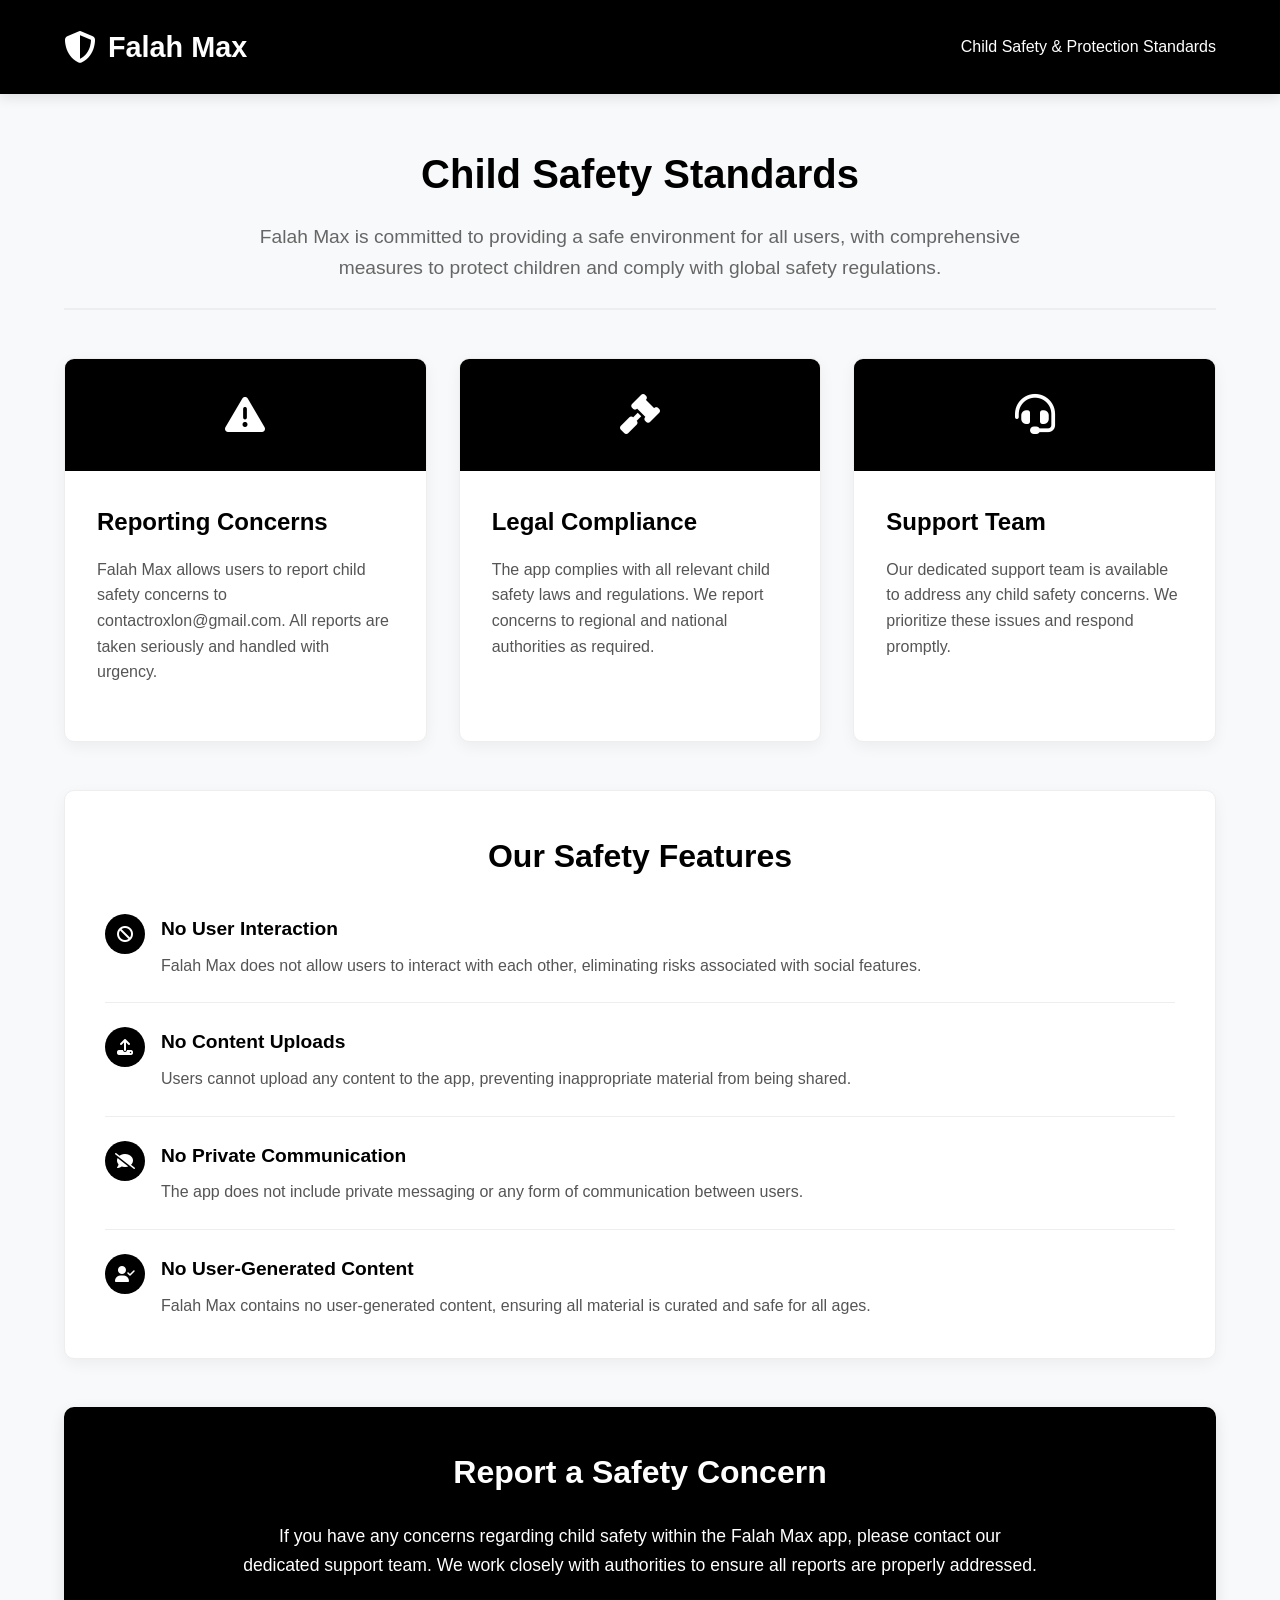
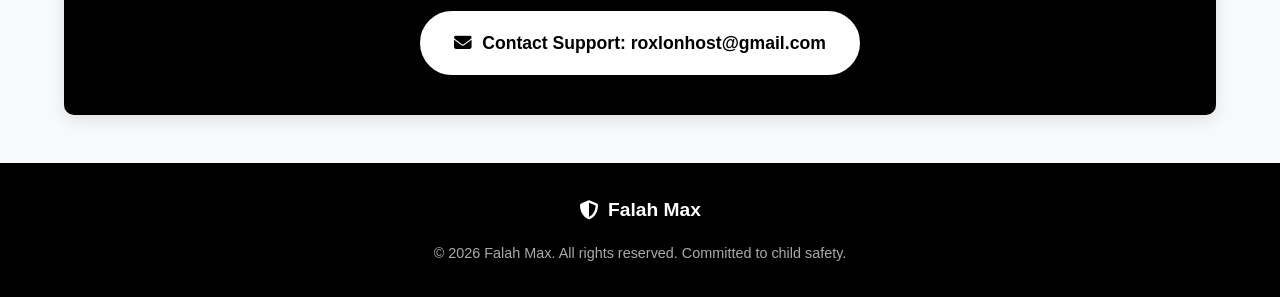
<file: app/falahmax/child-safety.html>
<!DOCTYPE html>
<html lang="en">
<head>
    <meta charset="UTF-8">
    <meta name="viewport" content="width=device-width, initial-scale=1.0">
    <title>Falah Max - Child Safety Standards</title>
    <link rel="stylesheet" href="https://cdnjs.cloudflare.com/ajax/libs/font-awesome/6.4.0/css/all.min.css">
    <style>
        * {
            margin: 0;
            padding: 0;
            box-sizing: border-box;
            font-family: 'Segoe UI', Tahoma, Geneva, Verdana, sans-serif;
        }
        
        body {
            background-color: #f8f9fa;
            color: #333;
            line-height: 1.6;
            min-height: 100vh;
            display: flex;
            flex-direction: column;
        }
        
        /* Header Styles */
        header {
            background-color: #000;
            color: #fff;
            padding: 1.5rem 0;
            box-shadow: 0 4px 12px rgba(0, 0, 0, 0.1);
            position: sticky;
            top: 0;
            z-index: 100;
        }
        
        .container {
            width: 90%;
            max-width: 1200px;
            margin: 0 auto;
        }
        
        .header-content {
            display: flex;
            justify-content: space-between;
            align-items: center;
        }
        
        .logo {
            display: flex;
            align-items: center;
            gap: 12px;
        }
        
        .logo i {
            font-size: 2rem;
            color: #fff;
        }
        
        .logo h1 {
            font-size: 1.8rem;
            font-weight: 700;
        }
        
        /* Main Content */
        main {
            flex: 1;
            padding: 3rem 0;
        }
        
        .page-title {
            text-align: center;
            margin-bottom: 3rem;
            padding-bottom: 1.5rem;
            border-bottom: 2px solid #eee;
        }
        
        .page-title h1 {
            font-size: 2.5rem;
            margin-bottom: 1rem;
            color: #000;
        }
        
        .page-title p {
            font-size: 1.2rem;
            color: #666;
            max-width: 800px;
            margin: 0 auto;
        }
        
        /* Cards Section */
        .safety-cards {
            display: grid;
            grid-template-columns: repeat(auto-fit, minmax(300px, 1fr));
            gap: 2rem;
            margin-bottom: 3rem;
        }
        
        .card {
            background: #fff;
            border-radius: 10px;
            overflow: hidden;
            box-shadow: 0 5px 15px rgba(0, 0, 0, 0.05);
            transition: transform 0.3s ease, box-shadow 0.3s ease;
            border: 1px solid #eee;
        }
        
        .card:hover {
            transform: translateY(-5px);
            box-shadow: 0 10px 25px rgba(0, 0, 0, 0.1);
        }
        
        .card-icon {
            background-color: #000;
            color: #fff;
            padding: 1.5rem;
            text-align: center;
            font-size: 2.5rem;
        }
        
        .card-content {
            padding: 2rem;
        }
        
        .card-content h3 {
            font-size: 1.5rem;
            margin-bottom: 1rem;
            color: #000;
        }
        
        .card-content p {
            color: #555;
            margin-bottom: 1.5rem;
        }
        
        /* Safety Features Section */
        .safety-features {
            background-color: #fff;
            border-radius: 10px;
            padding: 2.5rem;
            margin-bottom: 3rem;
            box-shadow: 0 5px 15px rgba(0, 0, 0, 0.05);
            border: 1px solid #eee;
        }
        
        .safety-features h2 {
            font-size: 2rem;
            margin-bottom: 2rem;
            color: #000;
            text-align: center;
        }
        
        .features-list {
            list-style-type: none;
        }
        
        .feature-item {
            display: flex;
            align-items: flex-start;
            margin-bottom: 1.5rem;
            padding-bottom: 1.5rem;
            border-bottom: 1px solid #eee;
        }
        
        .feature-item:last-child {
            margin-bottom: 0;
            padding-bottom: 0;
            border-bottom: none;
        }
        
        .feature-icon {
            background-color: #000;
            color: #fff;
            width: 40px;
            height: 40px;
            border-radius: 50%;
            display: flex;
            align-items: center;
            justify-content: center;
            margin-right: 1rem;
            flex-shrink: 0;
        }
        
        .feature-text h4 {
            font-size: 1.2rem;
            margin-bottom: 0.5rem;
            color: #000;
        }
        
        .feature-text p {
            color: #555;
        }
        
        /* Contact Section */
        .contact-section {
            background-color: #000;
            color: #fff;
            border-radius: 10px;
            padding: 2.5rem;
            text-align: center;
            box-shadow: 0 5px 15px rgba(0, 0, 0, 0.1);
        }
        
        .contact-section h2 {
            font-size: 2rem;
            margin-bottom: 1.5rem;
        }
        
        .contact-section p {
            font-size: 1.1rem;
            margin-bottom: 2rem;
            max-width: 800px;
            margin-left: auto;
            margin-right: auto;
        }
        
        .contact-button {
            display: inline-flex;
            align-items: center;
            gap: 10px;
            background-color: #fff;
            color: #000;
            padding: 1rem 2rem;
            border-radius: 50px;
            text-decoration: none;
            font-weight: 600;
            font-size: 1.1rem;
            transition: all 0.3s ease;
            border: 2px solid #fff;
        }
        
        .contact-button:hover {
            background-color: transparent;
            color: #fff;
        }
        
        /* Footer */
        footer {
            background-color: #000;
            color: #fff;
            padding: 2rem 0;
            text-align: center;
            margin-top: auto;
        }
        
        .footer-content {
            display: flex;
            flex-direction: column;
            align-items: center;
            gap: 1rem;
        }
        
        .footer-logo {
            display: flex;
            align-items: center;
            gap: 10px;
            font-size: 1.2rem;
            font-weight: 700;
        }
        
        .copyright {
            color: #aaa;
            font-size: 0.9rem;
        }
        
        /* Responsive Design */
        @media (max-width: 768px) {
            .header-content {
                flex-direction: column;
                gap: 1rem;
                text-align: center;
            }
            
            .page-title h1 {
                font-size: 2rem;
            }
            
            .safety-cards {
                grid-template-columns: 1fr;
            }
            
            .safety-features, .contact-section {
                padding: 1.5rem;
            }
        }
    </style>
</head>
<body>
    <!-- Header -->
    <header>
        <div class="container">
            <div class="header-content">
                <div class="logo">
                    <i class="fas fa-shield-alt"></i>
                    <h1>Falah Max</h1>
                </div>
                <div class="tagline">
                    <p>Child Safety & Protection Standards</p>
                </div>
            </div>
        </div>
    </header>

    <!-- Main Content -->
    <main>
        <div class="container">
            <!-- Page Title -->
            <section class="page-title">
                <h1>Child Safety Standards</h1>
                <p>Falah Max is committed to providing a safe environment for all users, with comprehensive measures to protect children and comply with global safety regulations.</p>
            </section>
            
            <!-- Safety Cards -->
            <section class="safety-cards">
                <div class="card">
                    <div class="card-icon">
                        <i class="fas fa-exclamation-triangle"></i>
                    </div>
                    <div class="card-content">
                        <h3>Reporting Concerns</h3>
                        <p>Falah Max allows users to report child safety concerns to contactroxlon@gmail.com. All reports are taken seriously and handled with urgency.</p>
                    </div>
                </div>
                
                <div class="card">
                    <div class="card-icon">
                        <i class="fas fa-gavel"></i>
                    </div>
                    <div class="card-content">
                        <h3>Legal Compliance</h3>
                        <p>The app complies with all relevant child safety laws and regulations. We report concerns to regional and national authorities as required.</p>
                    </div>
                </div>
                
                <div class="card">
                    <div class="card-icon">
                        <i class="fas fa-headset"></i>
                    </div>
                    <div class="card-content">
                        <h3>Support Team</h3>
                        <p>Our dedicated support team is available to address any child safety concerns. We prioritize these issues and respond promptly.</p>
                    </div>
                </div>
            </section>
            
            <!-- Safety Features -->
            <section class="safety-features">
                <h2>Our Safety Features</h2>
                <ul class="features-list">
                    <li class="feature-item">
                        <div class="feature-icon">
                            <i class="fas fa-ban"></i>
                        </div>
                        <div class="feature-text">
                            <h4>No User Interaction</h4>
                            <p>Falah Max does not allow users to interact with each other, eliminating risks associated with social features.</p>
                        </div>
                    </li>
                    <li class="feature-item">
                        <div class="feature-icon">
                            <i class="fas fa-upload"></i>
                        </div>
                        <div class="feature-text">
                            <h4>No Content Uploads</h4>
                            <p>Users cannot upload any content to the app, preventing inappropriate material from being shared.</p>
                        </div>
                    </li>
                    <li class="feature-item">
                        <div class="feature-icon">
                            <i class="fas fa-comment-slash"></i>
                        </div>
                        <div class="feature-text">
                            <h4>No Private Communication</h4>
                            <p>The app does not include private messaging or any form of communication between users.</p>
                        </div>
                    </li>
                    <li class="feature-item">
                        <div class="feature-icon">
                            <i class="fas fa-user-check"></i>
                        </div>
                        <div class="feature-text">
                            <h4>No User-Generated Content</h4>
                            <p>Falah Max contains no user-generated content, ensuring all material is curated and safe for all ages.</p>
                        </div>
                    </li>
                </ul>
            </section>
            
            <!-- Contact Section -->
            <section class="contact-section">
                <h2>Report a Safety Concern</h2>
                <p>If you have any concerns regarding child safety within the Falah Max app, please contact our dedicated support team. We work closely with authorities to ensure all reports are properly addressed.</p>
                <a href="mailto:roxlonhost@gmail.com" class="contact-button">
                    <i class="fas fa-envelope"></i>
                    Contact Support: roxlonhost@gmail.com
                </a>
            </section>
        </div>
    </main>

    <!-- Footer -->
    <footer>
        <div class="container">
            <div class="footer-content">
                <div class="footer-logo">
                    <i class="fas fa-shield-alt"></i>
                    <span>Falah Max</span>
                </div>
                <p class="copyright">© 2026 Falah Max. All rights reserved. Committed to child safety.</p>
            </div>
        </div>
    </footer>
</body>
</html>
</file>
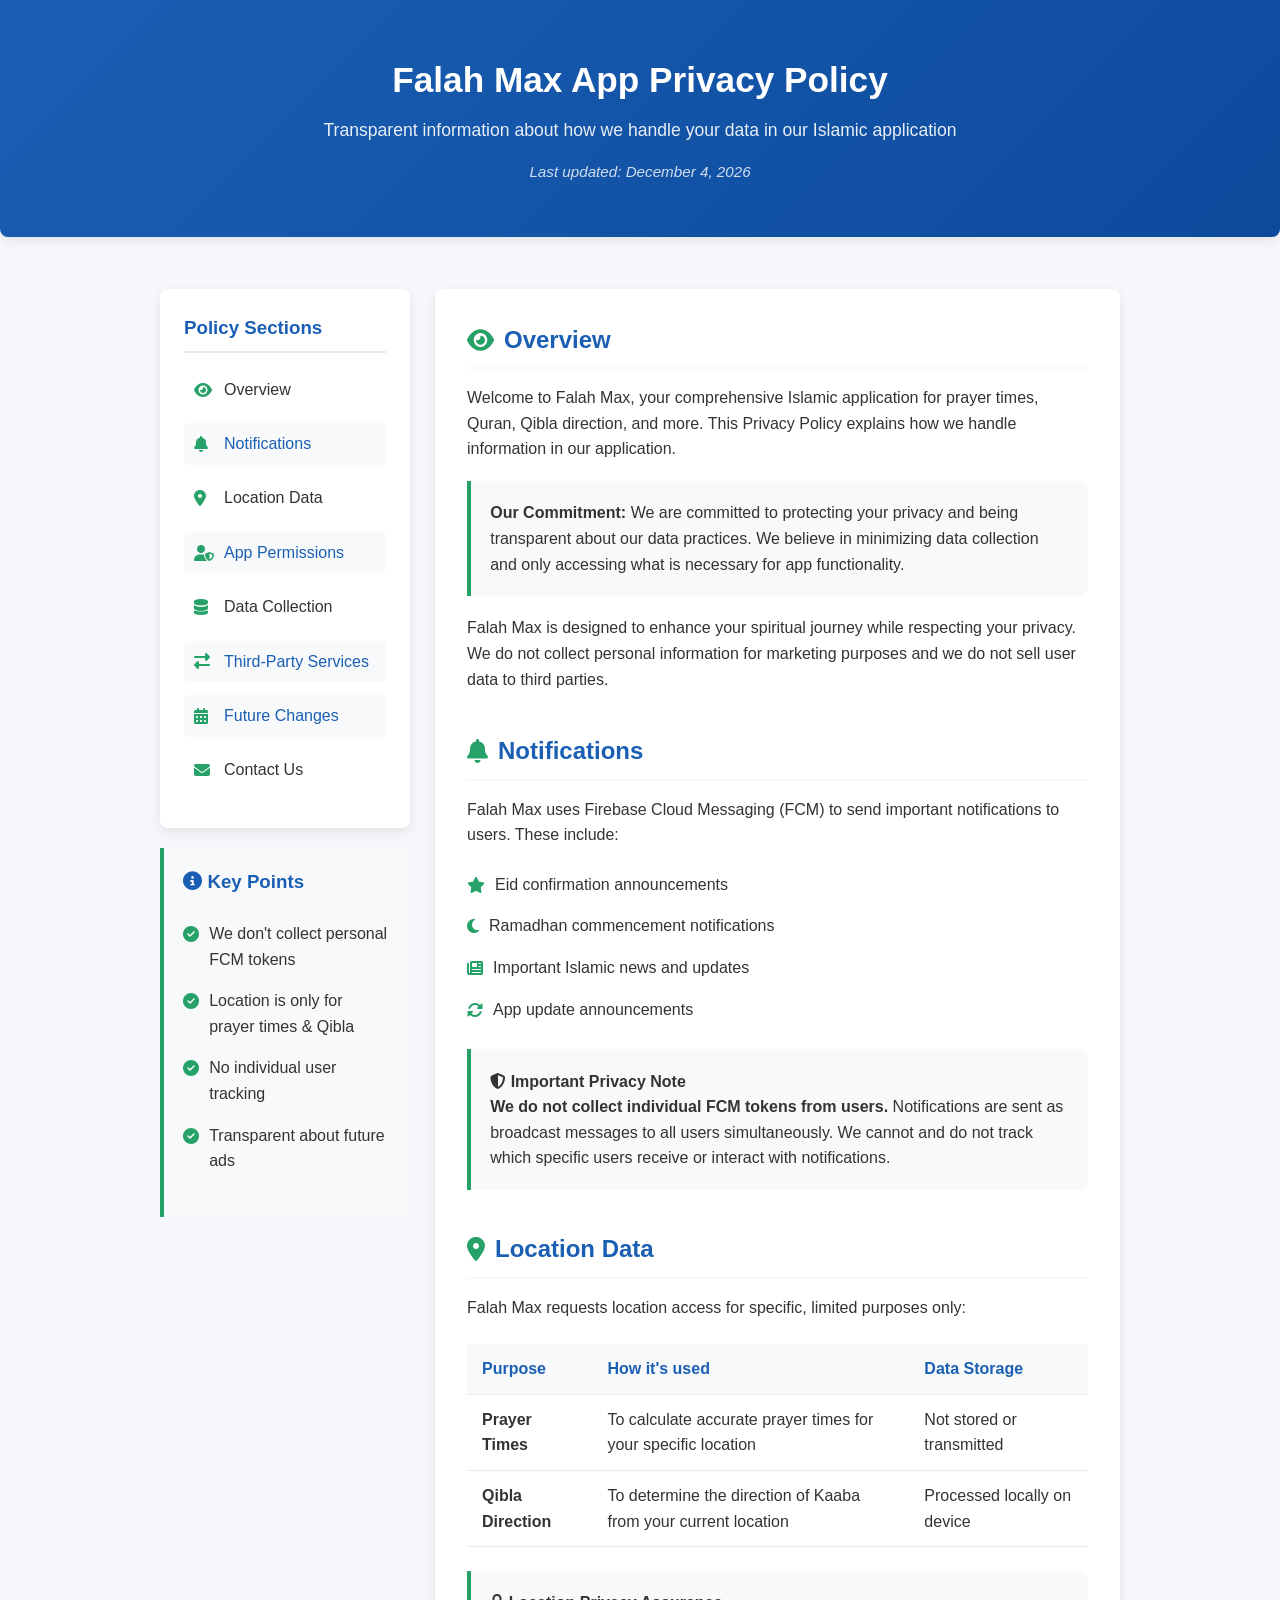
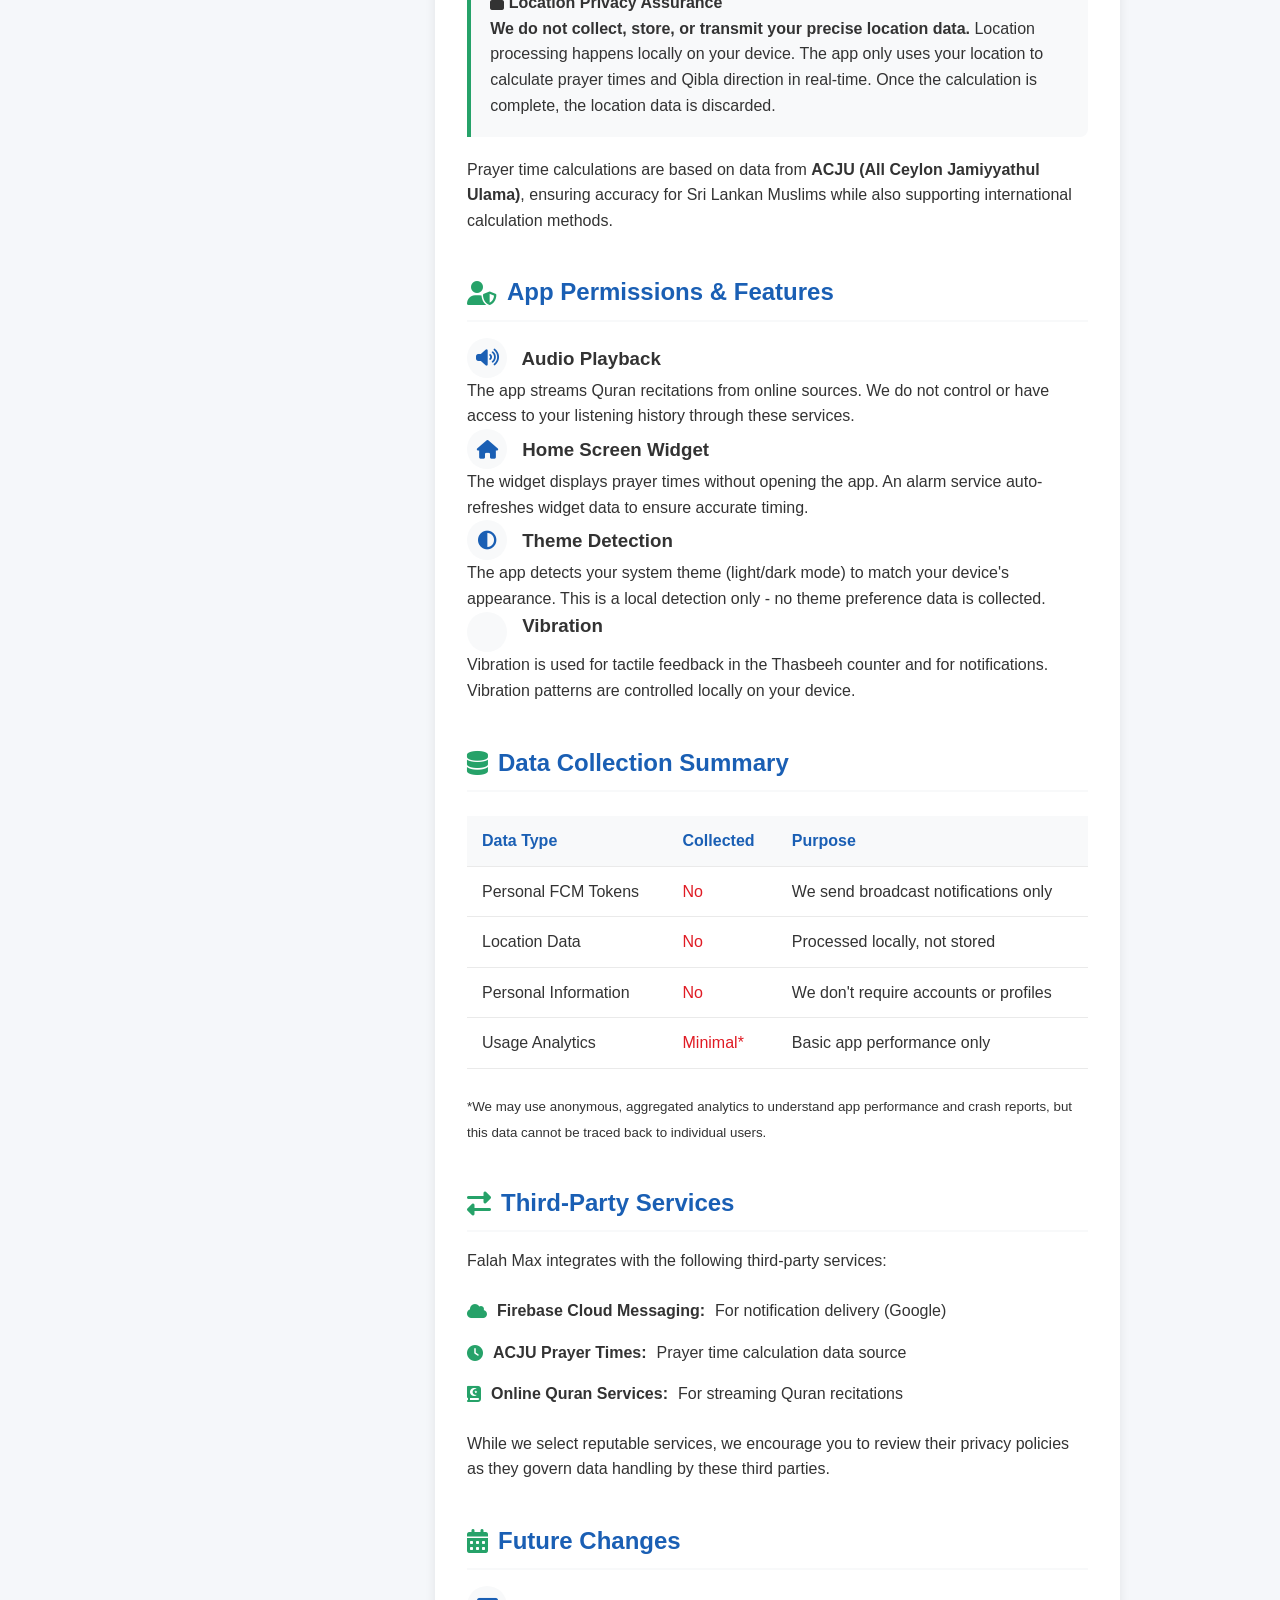
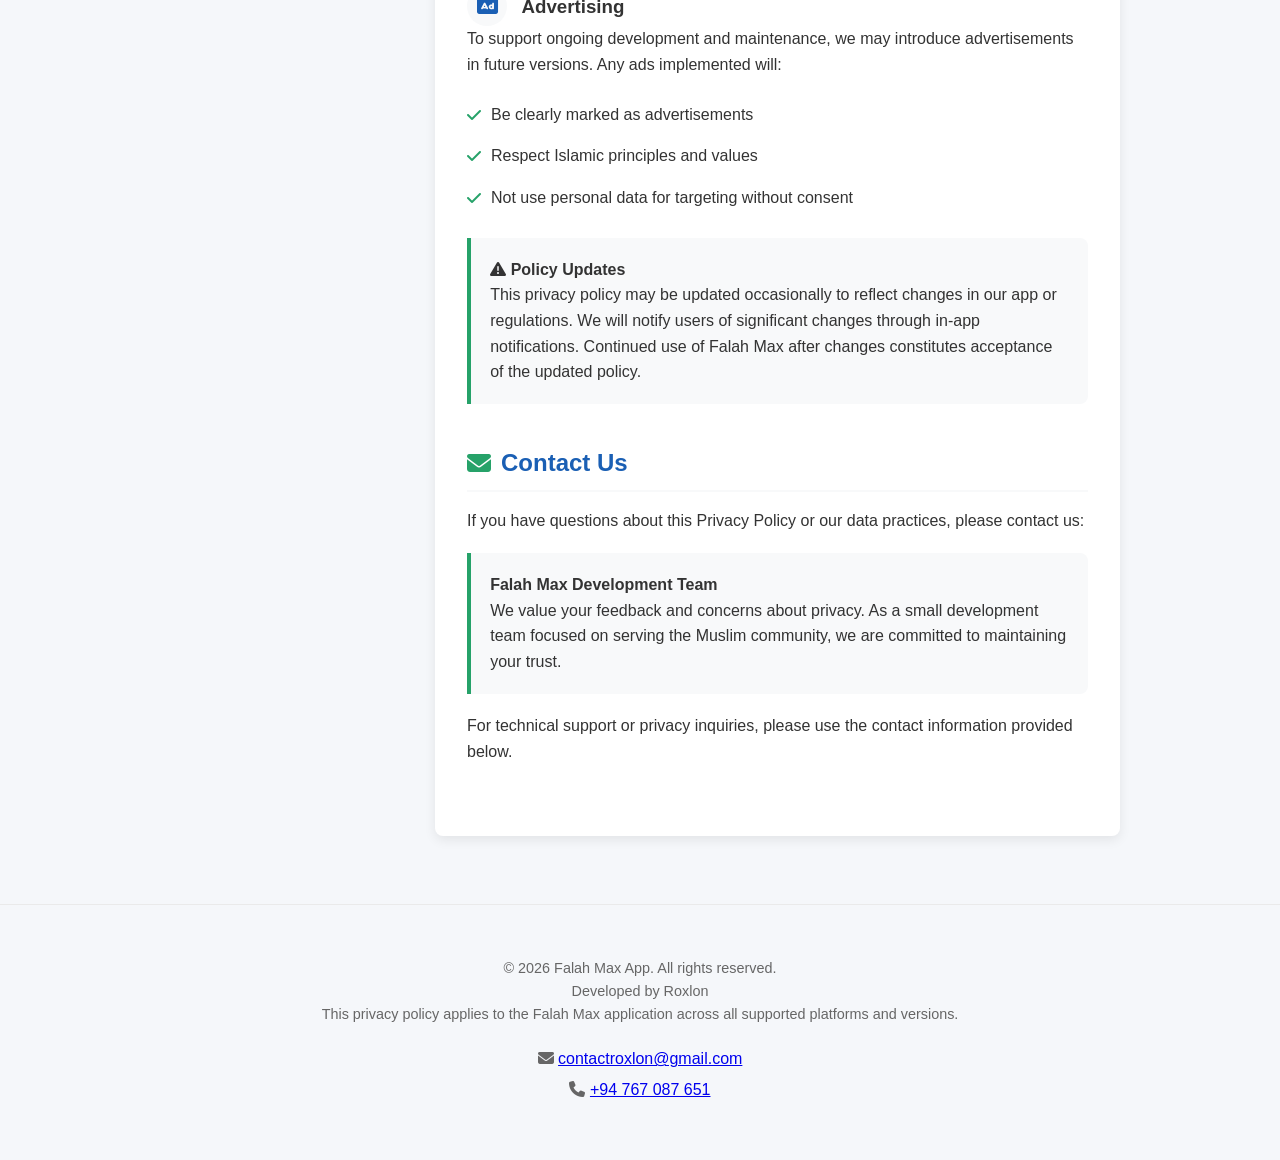
<file: app/falahmax/privacy-policy.html>
<!DOCTYPE html>
<html lang="en">
<head>
    <meta charset="UTF-8">
    <meta name="viewport" content="width=device-width, initial-scale=1.0">
    <title>Privacy Policy - Falah Max App</title>
    <link rel="stylesheet" href="https://cdnjs.cloudflare.com/ajax/libs/font-awesome/6.4.0/css/all.min.css">
    <style>
        :root {
            --primary-color: #1a5fb4;
            --secondary-color: #26a269;
            --accent-color: #e5a50a;
            --text-color: #333;
            --light-bg: #f8f9fa;
            --border-color: #eaeaea;
            --shadow: 0 4px 12px rgba(0, 0, 0, 0.08);
            --radius: 8px;
        }

        * {
            margin: 0;
            padding: 0;
            box-sizing: border-box;
            font-family: 'Segoe UI', Tahoma, Geneva, Verdana, sans-serif;
        }

        body {
            color: var(--text-color);
            line-height: 1.6;
            background-color: #f5f7fa;
        }

        .container {
            max-width: 1000px;
            margin: 0 auto;
            padding: 20px;
        }

        header {
            background: linear-gradient(135deg, var(--primary-color), #0d4a9c);
            color: white;
            padding: 2rem 0;
            text-align: center;
            border-radius: 0 0 var(--radius) var(--radius);
            box-shadow: var(--shadow);
            margin-bottom: 2rem;
        }

        .logo-container {
            display: flex;
            align-items: center;
            justify-content: center;
            gap: 15px;
            margin-bottom: 10px;
        }

        .logo {
            font-size: 2.5rem;
        }

        h1 {
            font-size: 2.2rem;
            margin-bottom: 0.5rem;
        }

        .subtitle {
            font-size: 1.1rem;
            opacity: 0.9;
            max-width: 700px;
            margin: 0 auto;
        }

        .last-updated {
            font-style: italic;
            margin-top: 1rem;
            font-size: 0.95rem;
            opacity: 0.8;
        }

        .content {
            display: flex;
            flex-wrap: wrap;
            gap: 25px;
        }

        .sidebar {
            flex: 1;
            min-width: 250px;
        }

        .main-content {
            flex: 3;
            min-width: 300px;
            background-color: white;
            border-radius: var(--radius);
            padding: 2rem;
            box-shadow: var(--shadow);
        }

        .nav-box {
            background-color: white;
            border-radius: var(--radius);
            padding: 1.5rem;
            box-shadow: var(--shadow);
            position: sticky;
            top: 20px;
        }

        .nav-title {
            color: var(--primary-color);
            margin-bottom: 1rem;
            padding-bottom: 0.5rem;
            border-bottom: 2px solid var(--border-color);
        }

        .nav-list {
            list-style: none;
        }

        .nav-list li {
            margin-bottom: 0.8rem;
        }

        .nav-list a {
            color: var(--text-color);
            text-decoration: none;
            display: flex;
            align-items: center;
            gap: 10px;
            padding: 8px 10px;
            border-radius: 5px;
            transition: all 0.3s ease;
        }

        .nav-list a:hover {
            background-color: var(--light-bg);
            color: var(--primary-color);
            transform: translateX(5px);
        }

        .nav-list i {
            color: var(--secondary-color);
            width: 20px;
        }

        .section {
            margin-bottom: 2.5rem;
            scroll-margin-top: 20px;
        }

        .section-title {
            color: var(--primary-color);
            margin-bottom: 1rem;
            padding-bottom: 0.5rem;
            border-bottom: 2px solid var(--light-bg);
            display: flex;
            align-items: center;
            gap: 10px;
        }

        .section-title i {
            color: var(--secondary-color);
        }

        .highlight-box {
            background-color: var(--light-bg);
            border-left: 4px solid var(--secondary-color);
            padding: 1.2rem;
            border-radius: 0 var(--radius) var(--radius) 0;
            margin: 1.2rem 0;
        }

        .data-table {
            width: 100%;
            border-collapse: collapse;
            margin: 1.5rem 0;
        }

        .data-table th, .data-table td {
            padding: 12px 15px;
            text-align: left;
            border-bottom: 1px solid var(--border-color);
        }

        .data-table th {
            background-color: var(--light-bg);
            color: var(--primary-color);
        }

        .data-table tr:hover {
            background-color: #f9f9f9;
        }

        .feature-list {
            list-style-type: none;
            margin: 1rem 0;
        }

        .feature-list li {
            padding: 0.5rem 0;
            display: flex;
            align-items: flex-start;
            gap: 10px;
        }

        .feature-list i {
            color: var(--secondary-color);
            margin-top: 5px;
        }

        .icon-badge {
            display: inline-flex;
            align-items: center;
            justify-content: center;
            width: 40px;
            height: 40px;
            background-color: var(--light-bg);
            border-radius: 50%;
            color: var(--primary-color);
            margin-right: 10px;
        }

        footer {
            text-align: center;
            padding: 2rem 0;
            margin-top: 3rem;
            border-top: 1px solid var(--border-color);
            color: #666;
            font-size: 0.9rem;
        }

        .contact-info {
            display: flex;
            justify-content: center;
            gap: 20px;
            margin-top: 1rem;
        }

        .contact-info a {
            color: var(--primary-color);
            text-decoration: none;
        }

        @media (max-width: 768px) {
            .content {
                flex-direction: column;
            }
            
            .sidebar {
                width: 100%;
            }
            
            .nav-box {
                position: static;
            }
            
            h1 {
                font-size: 1.8rem;
            }
        }
    </style>
</head>
<body>
    <header>
        <div class="container">
            <div class="logo-container">
                <div>
                    <h1>Falah Max App Privacy Policy</h1>
                    <p class="subtitle">Transparent information about how we handle your data in our Islamic application</p>
                </div>
            </div>
            <p class="last-updated">Last updated: January 2026</p>
        </div>
    </header>

    <div class="container">
        <div class="content">
            <aside class="sidebar">
                <div class="nav-box">
                    <h3 class="nav-title">Policy Sections</h3>
                    <ul class="nav-list">
                        <li><a href="#overview"><i class="fas fa-eye"></i> Overview</a></li>
                        <li><a href="#notifications"><i class="fas fa-bell"></i> Notifications</a></li>
                        <li><a href="#location"><i class="fas fa-map-marker-alt"></i> Location Data</a></li>
                        <li><a href="#permissions"><i class="fas fa-user-shield"></i> App Permissions</a></li>
                        <li><a href="#data-collection"><i class="fas fa-database"></i> Data Collection</a></li>
                        <li><a href="#third-party"><i class="fas fa-exchange-alt"></i> Third-Party Services</a></li>
                        <li><a href="#future-changes"><i class="fas fa-calendar-alt"></i> Future Changes</a></li>
                        <li><a href="#contact"><i class="fas fa-envelope"></i> Contact Us</a></li>
                    </ul>
                </div>
                
                <div class="highlight-box" style="margin-top: 20px;">
                    <h3 style="color: var(--primary-color); margin-bottom: 10px;"><i class="fas fa-info-circle"></i> Key Points</h3>
                    <ul class="feature-list">
                        <li><i class="fas fa-check-circle"></i> We don't collect personal FCM tokens</li>
                        <li><i class="fas fa-check-circle"></i> Location is only for prayer times & Qibla</li>
                        <li><i class="fas fa-check-circle"></i> No individual user tracking</li>
                        <li><i class="fas fa-check-circle"></i> Transparent about future ads</li>
                    </ul>
                </div>
            </aside>

            <main class="main-content">
                <section id="overview" class="section">
                    <h2 class="section-title"><i class="fas fa-eye"></i> Overview</h2>
                    <p>Welcome to Falah Max, your comprehensive Islamic application for prayer times, Quran, Qibla direction, and more. This Privacy Policy explains how we handle information in our application.</p>
                    
                    <div class="highlight-box">
                        <p><strong>Our Commitment:</strong> We are committed to protecting your privacy and being transparent about our data practices. We believe in minimizing data collection and only accessing what is necessary for app functionality.</p>
                    </div>
                    
                    <p>Falah Max is designed to enhance your spiritual journey while respecting your privacy. We do not collect personal information for marketing purposes and we do not sell user data to third parties.</p>
                </section>

                <section id="notifications" class="section">
                    <h2 class="section-title"><i class="fas fa-bell"></i> Notifications</h2>
                    <p>Falah Max uses Firebase Cloud Messaging (FCM) to send important notifications to users. These include:</p>
                    
                    <ul class="feature-list">
                        <li><i class="fas fa-star"></i> Eid confirmation announcements</li>
                        <li><i class="fas fa-moon"></i> Ramadhan commencement notifications</li>
                        <li><i class="fas fa-newspaper"></i> Important Islamic news and updates</li>
                        <li><i class="fas fa-sync-alt"></i> App update announcements</li>
                    </ul>
                    
                    <div class="highlight-box">
                        <h4><i class="fas fa-shield-alt"></i> Important Privacy Note</h4>
                        <p><strong>We do not collect individual FCM tokens from users.</strong> Notifications are sent as broadcast messages to all users simultaneously. We cannot and do not track which specific users receive or interact with notifications.</p>
                    </div>
                </section>

                <section id="location" class="section">
                    <h2 class="section-title"><i class="fas fa-map-marker-alt"></i> Location Data</h2>
                    <p>Falah Max requests location access for specific, limited purposes only:</p>
                    
                    <table class="data-table">
                        <thead>
                            <tr>
                                <th>Purpose</th>
                                <th>How it's used</th>
                                <th>Data Storage</th>
                            </tr>
                        </thead>
                        <tbody>
                            <tr>
                                <td><strong>Prayer Times</strong></td>
                                <td>To calculate accurate prayer times for your specific location</td>
                                <td>Not stored or transmitted</td>
                            </tr>
                            <tr>
                                <td><strong>Qibla Direction</strong></td>
                                <td>To determine the direction of Kaaba from your current location</td>
                                <td>Processed locally on device</td>
                            </tr>
                        </tbody>
                    </table>
                    
                    <div class="highlight-box">
                        <h4><i class="fas fa-lock"></i> Location Privacy Assurance</h4>
                        <p><strong>We do not collect, store, or transmit your precise location data.</strong> Location processing happens locally on your device. The app only uses your location to calculate prayer times and Qibla direction in real-time. Once the calculation is complete, the location data is discarded.</p>
                    </div>
                    
                    <p>Prayer time calculations are based on data from <strong>ACJU (All Ceylon Jamiyyathul Ulama)</strong>, ensuring accuracy for Sri Lankan Muslims while also supporting international calculation methods.</p>
                </section>

                <section id="permissions" class="section">
                    <h2 class="section-title"><i class="fas fa-user-shield"></i> App Permissions & Features</h2>
                    
                    <h3><span class="icon-badge"><i class="fas fa-volume-up"></i></span> Audio Playback</h3>
                    <p>The app streams Quran recitations from online sources. We do not control or have access to your listening history through these services.</p>
                    
                    <h3><span class="icon-badge"><i class="fas fa-home"></i></span> Home Screen Widget</h3>
                    <p>The widget displays prayer times without opening the app. An alarm service auto-refreshes widget data to ensure accurate timing.</p>
                    
                    <h3><span class="icon-badge"><i class="fas fa-adjust"></i></span> Theme Detection</h3>
                    <p>The app detects your system theme (light/dark mode) to match your device's appearance. This is a local detection only - no theme preference data is collected.</p>
                    
                    <h3><span class="icon-badge"><i class="fas fa-vibrate"></i></span> Vibration</h3>
                    <p>Vibration is used for tactile feedback in the Thasbeeh counter and for notifications. Vibration patterns are controlled locally on your device.</p>
                </section>

                <section id="data-collection" class="section">
                    <h2 class="section-title"><i class="fas fa-database"></i> Data Collection Summary</h2>
                    
                    <table class="data-table">
                        <thead>
                            <tr>
                                <th>Data Type</th>
                                <th>Collected</th>
                                <th>Purpose</th>
                            </tr>
                        </thead>
                        <tbody>
                            <tr>
                                <td>Personal FCM Tokens</td>
                                <td><span style="color: #e01b24;">No</span></td>
                                <td>We send broadcast notifications only</td>
                            </tr>
                            <tr>
                                <td>Location Data</td>
                                <td><span style="color: #e01b24;">No</span></td>
                                <td>Processed locally, not stored</td>
                            </tr>
                            <tr>
                                <td>Personal Information</td>
                                <td><span style="color: #e01b24;">No</span></td>
                                <td>We don't require accounts or profiles</td>
                            </tr>
                            <tr>
                                <td>Usage Analytics</td>
                                <td><span style="color: #e01b24;">Minimal*</span></td>
                                <td>Basic app performance only</td>
                            </tr>
                        </tbody>
                    </table>
                    
                    <p><small>*We may use anonymous, aggregated analytics to understand app performance and crash reports, but this data cannot be traced back to individual users.</small></p>
                </section>

                <section id="third-party" class="section">
                    <h2 class="section-title"><i class="fas fa-exchange-alt"></i> Third-Party Services</h2>
                    <p>Falah Max integrates with the following third-party services:</p>
                    
                    <ul class="feature-list">
                        <li><i class="fas fa-cloud"></i> <strong>Firebase Cloud Messaging:</strong> For notification delivery (Google)</li>
                        <li><i class="fas fa-clock"></i> <strong>ACJU Prayer Times:</strong> Prayer time calculation data source</li>
                        <li><i class="fas fa-quran"></i> <strong>Online Quran Services:</strong> For streaming Quran recitations</li>
                    </ul>
                    
                    <p>While we select reputable services, we encourage you to review their privacy policies as they govern data handling by these third parties.</p>
                </section>

                <section id="future-changes" class="section">
                    <h2 class="section-title"><i class="fas fa-calendar-alt"></i> Future Changes</h2>
                    
                    <h3><span class="icon-badge"><i class="fas fa-ad"></i></span> Advertising</h3>
                    <p>To support ongoing development and maintenance, we may introduce advertisements in future versions. Any ads implemented will:</p>
                    
                    <ul class="feature-list">
                        <li><i class="fas fa-check"></i> Be clearly marked as advertisements</li>
                        <li><i class="fas fa-check"></i> Respect Islamic principles and values</li>
                        <li><i class="fas fa-check"></i> Not use personal data for targeting without consent</li>
                    </ul>
                    
                    <div class="highlight-box">
                        <h4><i class="fas fa-exclamation-triangle"></i> Policy Updates</h4>
                        <p>This privacy policy may be updated occasionally to reflect changes in our app or regulations. We will notify users of significant changes through in-app notifications. Continued use of Falah Max after changes constitutes acceptance of the updated policy.</p>
                    </div>
                </section>

                <section id="contact" class="section">
                    <h2 class="section-title"><i class="fas fa-envelope"></i> Contact Us</h2>
                    <p>If you have questions about this Privacy Policy or our data practices, please contact us:</p>
                    
                    <div class="highlight-box">
                        <p><strong>Falah Max Development Team</strong></p>
                        <p>We value your feedback and concerns about privacy. As a small development team focused on serving the Muslim community, we are committed to maintaining your trust.</p>
                    </div>
                    
                    <p>For technical support or privacy inquiries, please use the contact information provided below.</p>
                </section>
            </main>
        </div>
    </div>

    <footer>
    <div class="container">
        <p>© 2026 Falah Max App. All rights reserved.</p>
        <p>Developed by Roxlon</p>
        <p>This privacy policy applies to the Falah Max application across all supported platforms and versions.</p>
        
        <!-- Contact Section -->
        <div class="contact-section" style="margin-top: 20px;">
            <!-- Email -->
            <p style="margin: 5px 0; font-size: 16px;">
                <i class="fa fa-envelope" aria-hidden="true"></i>
                <a href="mailto:contactroxlon@gmail.com">contactroxlon@gmail.com</a>
            </p>
            
            <!-- Phone -->
            <p style="margin: 5px 0; font-size: 16px;">
                <i class="fa fa-phone" aria-hidden="true"></i>
                <a href="tel:+94767087651">+94 767 087 651</a>
            </p>
        </div>
    </div>
</footer>


    <script>
        // Smooth scrolling for navigation links
        document.querySelectorAll('.nav-list a').forEach(anchor => {
            anchor.addEventListener('click', function(e) {
                e.preventDefault();
                
                const targetId = this.getAttribute('href');
                const targetElement = document.querySelector(targetId);
                
                window.scrollTo({
                    top: targetElement.offsetTop - 20,
                    behavior: 'smooth'
                });
            });
        });
        
        // Highlight current section in navigation
        window.addEventListener('scroll', function() {
            const sections = document.querySelectorAll('.section');
            const navLinks = document.querySelectorAll('.nav-list a');
            
            let currentSection = '';
            
            sections.forEach(section => {
                const sectionTop = section.offsetTop;
                const sectionHeight = section.clientHeight;
                
                if (scrollY >= (sectionTop - 100)) {
                    currentSection = section.getAttribute('id');
                }
            });
            
            navLinks.forEach(link => {
                link.classList.remove('active');
                if (link.getAttribute('href') === `#${currentSection}`) {
                    link.classList.add('active');
                    link.style.backgroundColor = 'var(--light-bg)';
                    link.style.color = 'var(--primary-color)';
                }
            });
        });
        
        // Update the "last updated" date automatically
        const currentDate = new Date();
        const options = { year: 'numeric', month: 'long', day: 'numeric' };
        document.querySelector('.last-updated').textContent = `Last updated: ${currentDate.toLocaleDateString('en-US', options)}`;
    </script>
</body>
</html>
</file>
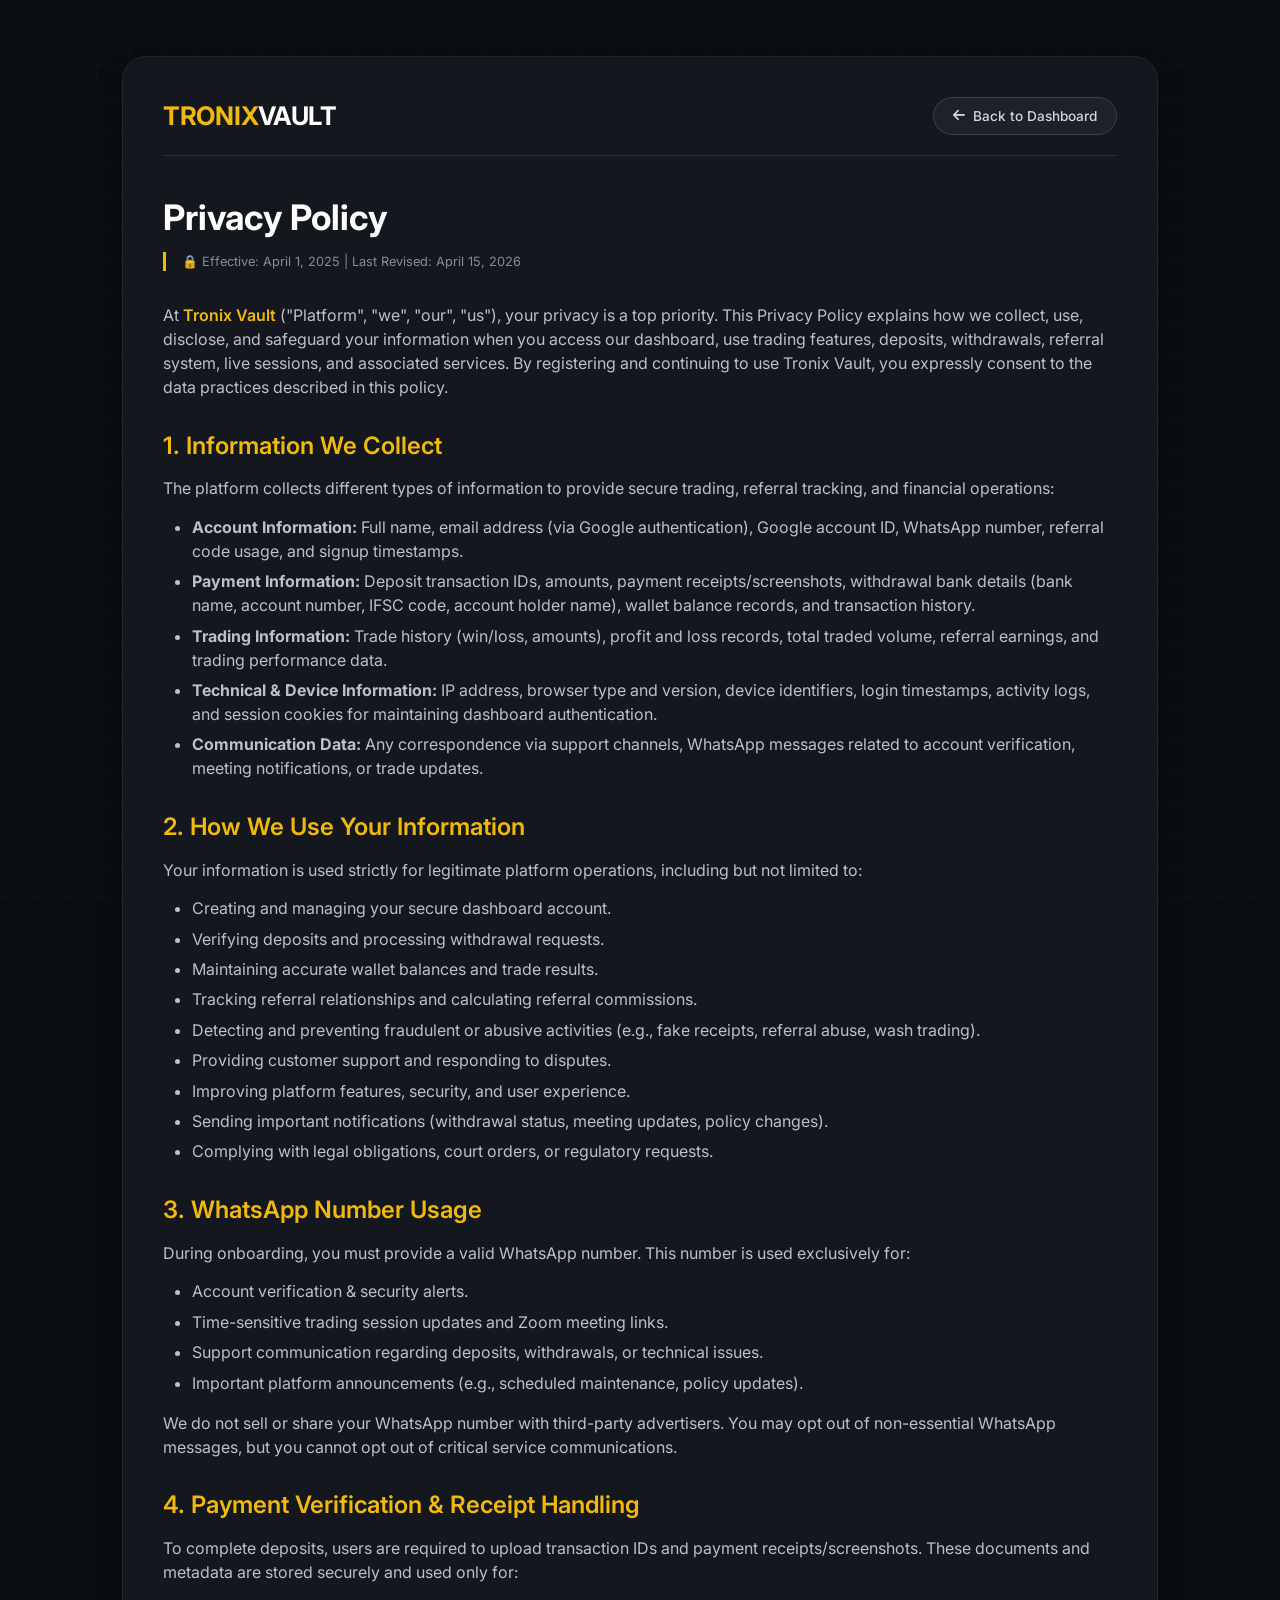
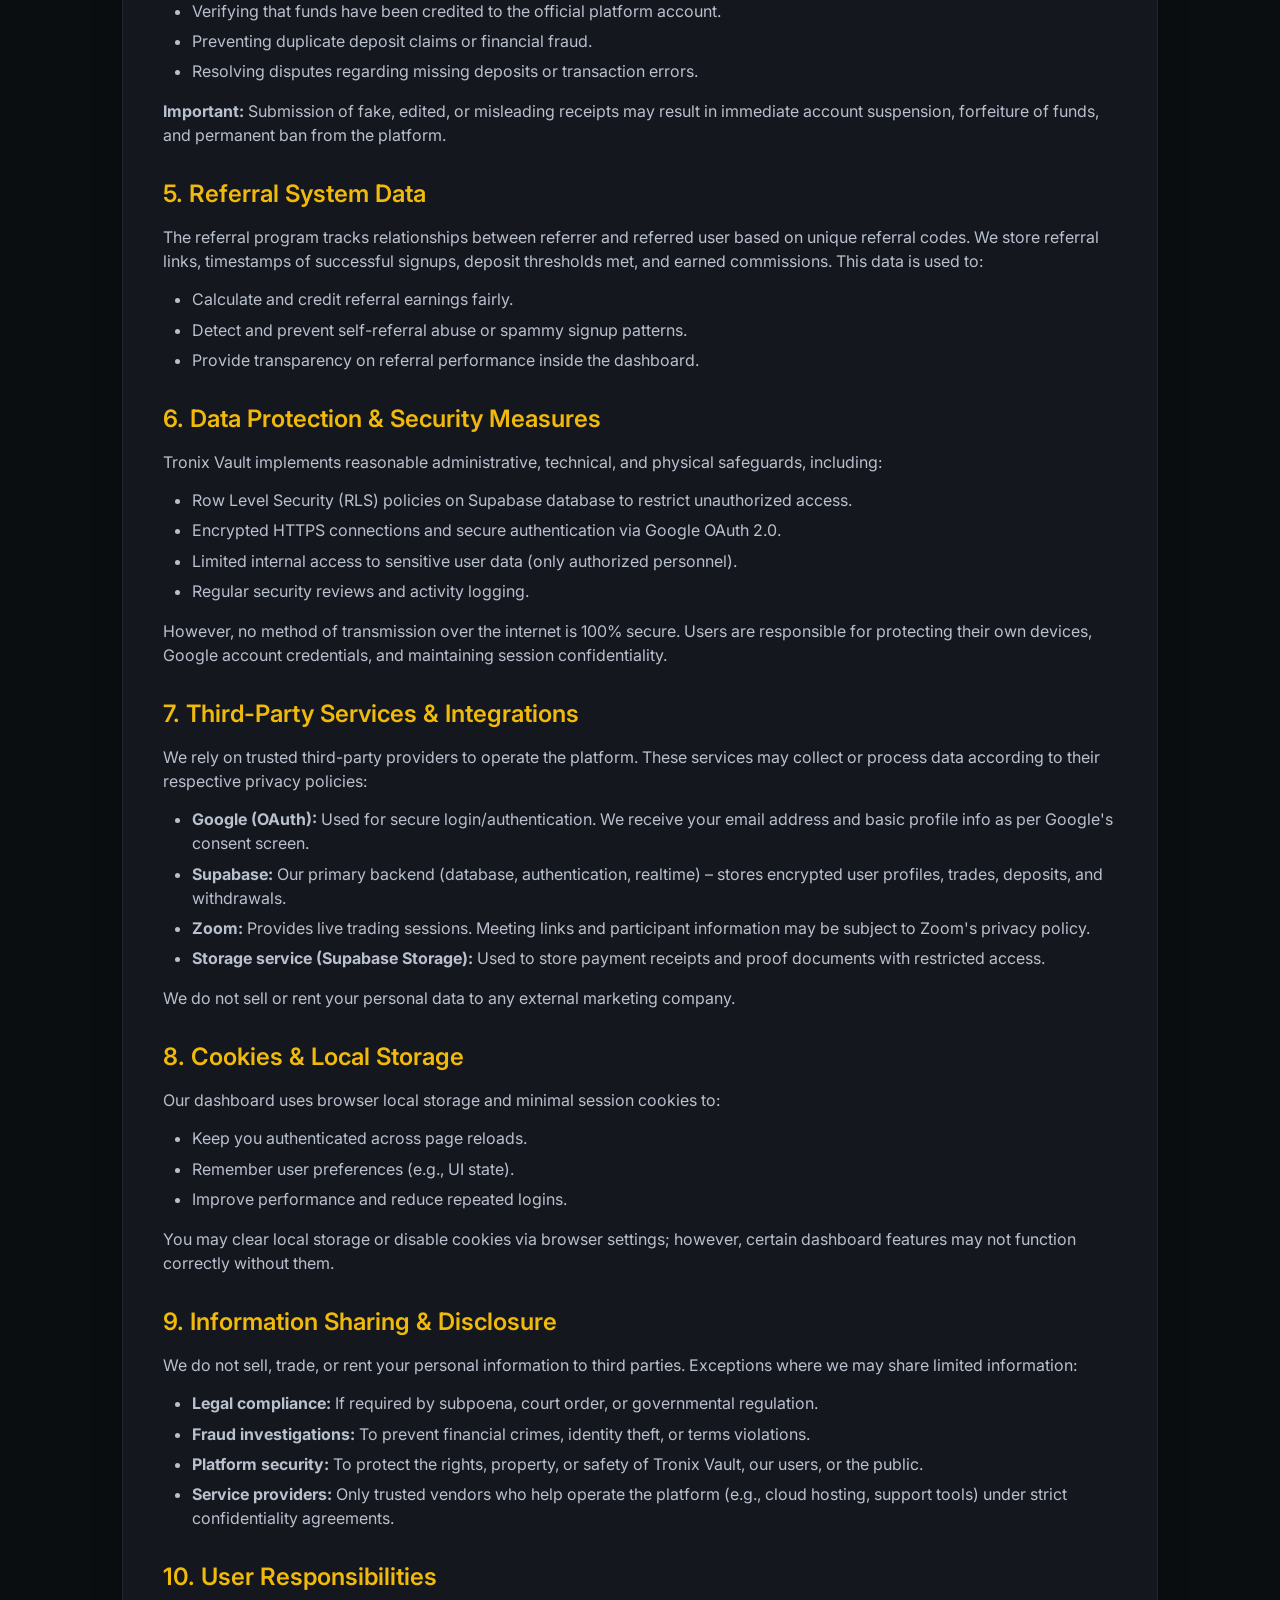
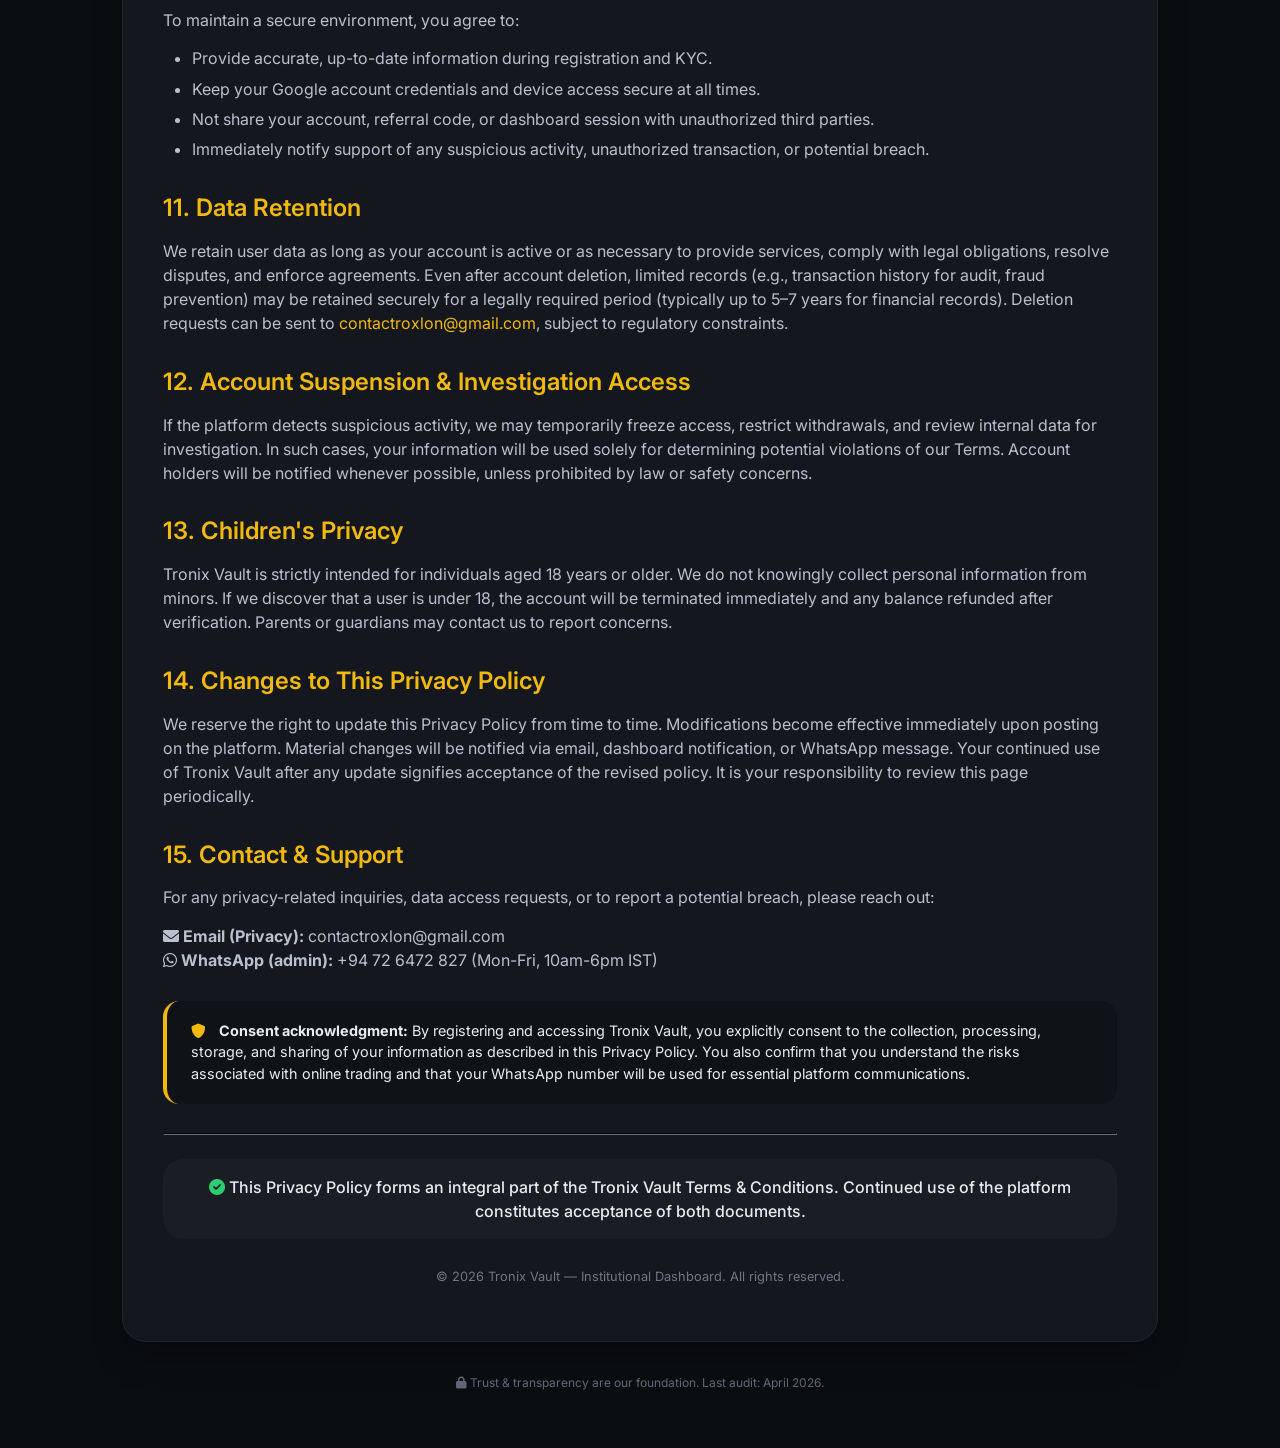
<file: app/tronixvault/privacy-policy.html>
<!DOCTYPE html>
<html lang="en">
<head>
  <meta charset="UTF-8">
  <meta name="viewport" content="width=device-width, initial-scale=1.0, maximum-scale=1.0, user-scalable=yes, viewport-fit=cover">
  <title>Tronix Vault | Privacy Policy</title>
  <!-- Google Fonts & Font Awesome -->
  <link rel="preconnect" href="https://fonts.googleapis.com">
  <link rel="preconnect" href="https://fonts.gstatic.com" crossorigin>
  <link href="https://fonts.googleapis.com/css2?family=Inter:opsz,wght@14..32,400;14..32,500;14..32,600;14..32,700&display=swap" rel="stylesheet">
  <link rel="stylesheet" href="https://cdnjs.cloudflare.com/ajax/libs/font-awesome/6.0.0-beta3/css/all.min.css">
  <style>
    * {
      margin: 0;
      padding: 0;
      box-sizing: border-box;
    }

    body {
      font-family: 'Inter', -apple-system, BlinkMacSystemFont, sans-serif;
      background: #0B0E11;
      color: #E9ECF0;
      line-height: 1.5;
      -webkit-font-smoothing: antialiased;
    }

    /* subtle grid overlay matching dashboard style */
    body::before {
      content: "";
      position: fixed;
      inset: 0;
      background-image: 
        linear-gradient(rgba(255,255,255,0.02) 1px, transparent 1px),
        linear-gradient(90deg, rgba(255,255,255,0.02) 1px, transparent 1px);
      background-size: 32px 32px;
      pointer-events: none;
      z-index: -1;
    }

    ::-webkit-scrollbar { width: 5px; height: 5px; }
    ::-webkit-scrollbar-track { background: #1A1D23; border-radius: 8px; }
    ::-webkit-scrollbar-thumb { background: #3C4049; border-radius: 8px; }
    ::-webkit-scrollbar-thumb:hover { background: #F0B90B; }

    .privacy-container {
      max-width: 1100px;
      margin: 2rem auto;
      padding: 1.5rem 2rem;
    }

    .privacy-card {
      background: #14171D;
      border: 1px solid #23262E;
      border-radius: 24px;
      padding: 2.5rem;
      box-shadow: 0 20px 35px -12px rgba(0,0,0,0.5);
    }

    .logo-bar {
      display: flex;
      align-items: center;
      justify-content: space-between;
      margin-bottom: 2.2rem;
      flex-wrap: wrap;
      gap: 1rem;
      border-bottom: 1px solid #2A2E38;
      padding-bottom: 1.2rem;
    }

    .logo {
      font-weight: 700;
      font-size: 1.6rem;
      letter-spacing: -0.3px;
      color: #F0B90B;
    }
    .logo span { color: #FFFFFF; }

    .back-link {
      background: #1E2128;
      border: 1px solid #3C4049;
      border-radius: 40px;
      padding: 0.5rem 1.2rem;
      color: #D1D6E0;
      text-decoration: none;
      font-size: 0.85rem;
      font-weight: 500;
      transition: 0.2s;
      display: inline-flex;
      align-items: center;
      gap: 8px;
    }
    .back-link:hover {
      border-color: #F0B90B;
      color: #F0B90B;
    }

    h1 {
      font-size: 2.2rem;
      font-weight: 700;
      background: linear-gradient(135deg, #FFFFFF 0%, #E9ECF0 100%);
      -webkit-background-clip: text;
      background-clip: text;
      color: transparent;
      margin-bottom: 0.5rem;
    }

    .last-updated {
      color: #848B9A;
      font-size: 0.8rem;
      margin-bottom: 2rem;
      border-left: 3px solid #F0B90B;
      padding-left: 1rem;
    }

    .policy-content h2 {
      font-size: 1.5rem;
      font-weight: 600;
      margin: 1.8rem 0 0.8rem 0;
      color: #F0B90B;
    }

    .policy-content h3 {
      font-size: 1.2rem;
      font-weight: 600;
      margin: 1.2rem 0 0.5rem 0;
      color: #D1D6E0;
    }

    .policy-content p {
      margin-bottom: 0.9rem;
      color: #B9C0CE;
    }

    .policy-content ul, .policy-content ol {
      margin: 0.6rem 0 1rem 1.8rem;
      color: #B9C0CE;
    }

    .policy-content li {
      margin-bottom: 0.4rem;
    }

    .highlight-box {
      background: #0F1217;
      border-left: 4px solid #F0B90B;
      padding: 1.2rem 1.5rem;
      border-radius: 16px;
      margin: 1.8rem 0;
      font-size: 0.9rem;
    }

    hr {
      border-color: #2A2E38;
      margin: 1.5rem 0;
    }

    .badge-gold {
      color: #F0B90B;
      font-weight: 600;
    }

    @media (max-width: 768px) {
      .privacy-container {
        padding: 1rem;
        margin: 1rem auto;
      }
      .privacy-card {
        padding: 1.5rem;
      }
      h1 {
        font-size: 1.7rem;
      }
      .policy-content h2 {
        font-size: 1.3rem;
      }
      .logo {
        font-size: 1.3rem;
      }
    }

    @media (max-width: 480px) {
      .privacy-card {
        padding: 1.2rem;
      }
      .logo-bar {
        flex-direction: column;
        align-items: flex-start;
      }
    }

    .footer-note {
      text-align: center;
      margin-top: 2rem;
      font-size: 0.75rem;
      color: #5F6675;
    }

    a {
      color: #F0B90B;
      text-decoration: none;
    }
    a:hover {
      text-decoration: underline;
    }

    .consent-note {
      background: #1A1D24;
      border-radius: 20px;
      padding: 1rem 1.5rem;
      margin-top: 1rem;
      font-weight: 500;
      text-align: center;
    }
  </style>
</head>
<body>
<div class="privacy-container">
  <div class="privacy-card">
    <div class="logo-bar">
      <div class="logo">TRONIX<span>VAULT</span></div>
      <a href="javascript:history.back()" class="back-link"><i class="fas fa-arrow-left"></i> Back to Dashboard</a>
    </div>

    <h1>Privacy Policy</h1>
    <div class="last-updated">🔒 Effective: April 1, 2025 | Last Revised: April 15, 2026</div>

    <div class="policy-content">
      <p>At <strong class="badge-gold">Tronix Vault</strong> ("Platform", "we", "our", "us"), your privacy is a top priority. This Privacy Policy explains how we collect, use, disclose, and safeguard your information when you access our dashboard, use trading features, deposits, withdrawals, referral system, live sessions, and associated services. By registering and continuing to use Tronix Vault, you expressly consent to the data practices described in this policy.</p>

      <h2>1. Information We Collect</h2>
      <p>The platform collects different types of information to provide secure trading, referral tracking, and financial operations:</p>
      <ul>
        <li><strong>Account Information:</strong> Full name, email address (via Google authentication), Google account ID, WhatsApp number, referral code usage, and signup timestamps.</li>
        <li><strong>Payment Information:</strong> Deposit transaction IDs, amounts, payment receipts/screenshots, withdrawal bank details (bank name, account number, IFSC code, account holder name), wallet balance records, and transaction history.</li>
        <li><strong>Trading Information:</strong> Trade history (win/loss, amounts), profit and loss records, total traded volume, referral earnings, and trading performance data.</li>
        <li><strong>Technical & Device Information:</strong> IP address, browser type and version, device identifiers, login timestamps, activity logs, and session cookies for maintaining dashboard authentication.</li>
        <li><strong>Communication Data:</strong> Any correspondence via support channels, WhatsApp messages related to account verification, meeting notifications, or trade updates.</li>
      </ul>

      <h2>2. How We Use Your Information</h2>
      <p>Your information is used strictly for legitimate platform operations, including but not limited to:</p>
      <ul>
        <li>Creating and managing your secure dashboard account.</li>
        <li>Verifying deposits and processing withdrawal requests.</li>
        <li>Maintaining accurate wallet balances and trade results.</li>
        <li>Tracking referral relationships and calculating referral commissions.</li>
        <li>Detecting and preventing fraudulent or abusive activities (e.g., fake receipts, referral abuse, wash trading).</li>
        <li>Providing customer support and responding to disputes.</li>
        <li>Improving platform features, security, and user experience.</li>
        <li>Sending important notifications (withdrawal status, meeting updates, policy changes).</li>
        <li>Complying with legal obligations, court orders, or regulatory requests.</li>
      </ul>

      <h2>3. WhatsApp Number Usage</h2>
      <p>During onboarding, you must provide a valid WhatsApp number. This number is used exclusively for:</p>
      <ul>
        <li>Account verification & security alerts.</li>
        <li>Time-sensitive trading session updates and Zoom meeting links.</li>
        <li>Support communication regarding deposits, withdrawals, or technical issues.</li>
        <li>Important platform announcements (e.g., scheduled maintenance, policy updates).</li>
      </ul>
      <p>We do not sell or share your WhatsApp number with third-party advertisers. You may opt out of non-essential WhatsApp messages, but you cannot opt out of critical service communications.</p>

      <h2>4. Payment Verification & Receipt Handling</h2>
      <p>To complete deposits, users are required to upload transaction IDs and payment receipts/screenshots. These documents and metadata are stored securely and used only for:</p>
      <ul>
        <li>Verifying that funds have been credited to the official platform account.</li>
        <li>Preventing duplicate deposit claims or financial fraud.</li>
        <li>Resolving disputes regarding missing deposits or transaction errors.</li>
      </ul>
      <p><strong>Important:</strong> Submission of fake, edited, or misleading receipts may result in immediate account suspension, forfeiture of funds, and permanent ban from the platform.</p>

      <h2>5. Referral System Data</h2>
      <p>The referral program tracks relationships between referrer and referred user based on unique referral codes. We store referral links, timestamps of successful signups, deposit thresholds met, and earned commissions. This data is used to:</p>
      <ul>
        <li>Calculate and credit referral earnings fairly.</li>
        <li>Detect and prevent self-referral abuse or spammy signup patterns.</li>
        <li>Provide transparency on referral performance inside the dashboard.</li>
      </ul>

      <h2>6. Data Protection & Security Measures</h2>
      <p>Tronix Vault implements reasonable administrative, technical, and physical safeguards, including:</p>
      <ul>
        <li>Row Level Security (RLS) policies on Supabase database to restrict unauthorized access.</li>
        <li>Encrypted HTTPS connections and secure authentication via Google OAuth 2.0.</li>
        <li>Limited internal access to sensitive user data (only authorized personnel).</li>
        <li>Regular security reviews and activity logging.</li>
      </ul>
      <p>However, no method of transmission over the internet is 100% secure. Users are responsible for protecting their own devices, Google account credentials, and maintaining session confidentiality.</p>

      <h2>7. Third-Party Services & Integrations</h2>
      <p>We rely on trusted third-party providers to operate the platform. These services may collect or process data according to their respective privacy policies:</p>
      <ul>
        <li><strong>Google (OAuth):</strong> Used for secure login/authentication. We receive your email address and basic profile info as per Google's consent screen.</li>
        <li><strong>Supabase:</strong> Our primary backend (database, authentication, realtime) – stores encrypted user profiles, trades, deposits, and withdrawals.</li>
        <li><strong>Zoom:</strong> Provides live trading sessions. Meeting links and participant information may be subject to Zoom's privacy policy.</li>
        <li><strong>Storage service (Supabase Storage):</strong> Used to store payment receipts and proof documents with restricted access.</li>
      </ul>
      <p>We do not sell or rent your personal data to any external marketing company.</p>

      <h2>8. Cookies & Local Storage</h2>
      <p>Our dashboard uses browser local storage and minimal session cookies to:</p>
      <ul>
        <li>Keep you authenticated across page reloads.</li>
        <li>Remember user preferences (e.g., UI state).</li>
        <li>Improve performance and reduce repeated logins.</li>
      </ul>
      <p>You may clear local storage or disable cookies via browser settings; however, certain dashboard features may not function correctly without them.</p>

      <h2>9. Information Sharing & Disclosure</h2>
      <p>We do not sell, trade, or rent your personal information to third parties. Exceptions where we may share limited information:</p>
      <ul>
        <li><strong>Legal compliance:</strong> If required by subpoena, court order, or governmental regulation.</li>
        <li><strong>Fraud investigations:</strong> To prevent financial crimes, identity theft, or terms violations.</li>
        <li><strong>Platform security:</strong> To protect the rights, property, or safety of Tronix Vault, our users, or the public.</li>
        <li><strong>Service providers:</strong> Only trusted vendors who help operate the platform (e.g., cloud hosting, support tools) under strict confidentiality agreements.</li>
      </ul>

      <h2>10. User Responsibilities</h2>
      <p>To maintain a secure environment, you agree to:</p>
      <ul>
        <li>Provide accurate, up-to-date information during registration and KYC.</li>
        <li>Keep your Google account credentials and device access secure at all times.</li>
        <li>Not share your account, referral code, or dashboard session with unauthorized third parties.</li>
        <li>Immediately notify support of any suspicious activity, unauthorized transaction, or potential breach.</li>
      </ul>

      <h2>11. Data Retention</h2>
      <p>We retain user data as long as your account is active or as necessary to provide services, comply with legal obligations, resolve disputes, and enforce agreements. Even after account deletion, limited records (e.g., transaction history for audit, fraud prevention) may be retained securely for a legally required period (typically up to 5–7 years for financial records). Deletion requests can be sent to <a href="mailto:contactroxlon@gmail.com">contactroxlon@gmail.com</a>, subject to regulatory constraints.</p>

      <h2>12. Account Suspension & Investigation Access</h2>
      <p>If the platform detects suspicious activity, we may temporarily freeze access, restrict withdrawals, and review internal data for investigation. In such cases, your information will be used solely for determining potential violations of our Terms. Account holders will be notified whenever possible, unless prohibited by law or safety concerns.</p>

      <h2>13. Children's Privacy</h2>
      <p>Tronix Vault is strictly intended for individuals aged 18 years or older. We do not knowingly collect personal information from minors. If we discover that a user is under 18, the account will be terminated immediately and any balance refunded after verification. Parents or guardians may contact us to report concerns.</p>

      <h2>14. Changes to This Privacy Policy</h2>
      <p>We reserve the right to update this Privacy Policy from time to time. Modifications become effective immediately upon posting on the platform. Material changes will be notified via email, dashboard notification, or WhatsApp message. Your continued use of Tronix Vault after any update signifies acceptance of the revised policy. It is your responsibility to review this page periodically.</p>

      <h2>15. Contact & Support</h2>
      <p>For any privacy-related inquiries, data access requests, or to report a potential breach, please reach out:</p>
      <p>
        <i class="fas fa-envelope"></i> <strong>Email (Privacy):</strong> contactroxlon@gmail.com<br>
        <i class="fab fa-whatsapp"></i> <strong>WhatsApp (admin):</strong> +94 72 6472 827 (Mon-Fri, 10am-6pm IST)<br>
      </p>

      <div class="highlight-box">
        <i class="fas fa-shield-alt" style="margin-right: 10px; color:#F0B90B;"></i>
        <strong>Consent acknowledgment:</strong> By registering and accessing Tronix Vault, you explicitly consent to the collection, processing, storage, and sharing of your information as described in this Privacy Policy. You also confirm that you understand the risks associated with online trading and that your WhatsApp number will be used for essential platform communications.
      </div>

      <hr />

      <div class="consent-note">
        <i class="fas fa-check-circle" style="color:#2ECC71;"></i> This Privacy Policy forms an integral part of the Tronix Vault Terms & Conditions. Continued use of the platform constitutes acceptance of both documents.
      </div>

      <p style="margin-top: 1.8rem; font-size: 0.8rem; text-align: center; color:#6F7685;">
        © 2026 Tronix Vault — Institutional Dashboard. All rights reserved.
      </p>
    </div>
  </div>
  <div class="footer-note">
    <i class="fas fa-lock"></i> Trust & transparency are our foundation. Last audit: April 2026.
  </div>
</div>

<script>
  // smart back navigation: if referrer is internal, go back; else redirect to index
  document.querySelectorAll('.back-link').forEach(link => {
    link.addEventListener('click', (e) => {
      e.preventDefault();
      if (document.referrer && document.referrer.includes(window.location.hostname)) {
        window.history.back();
      } else {
        window.location.href = './index.html';
      }
    });
  });
</script>
</body>
</html>
</file>
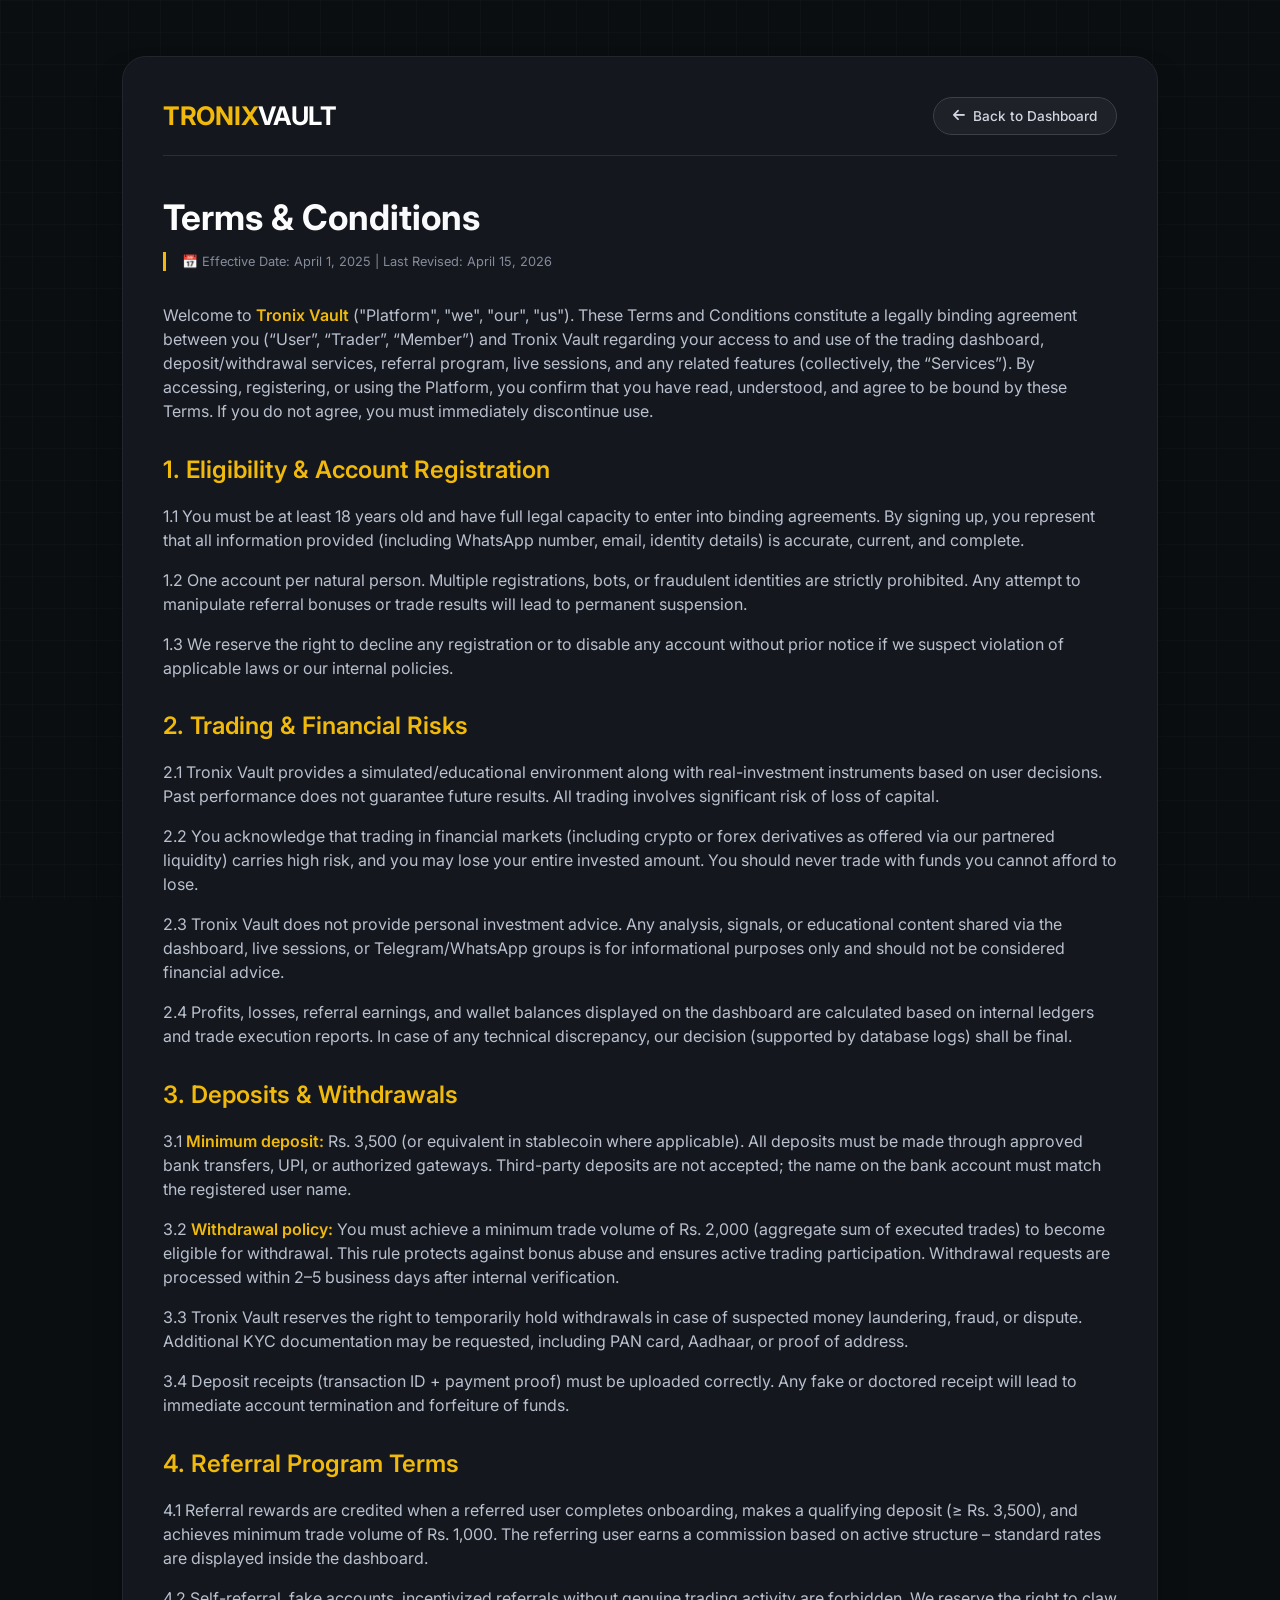
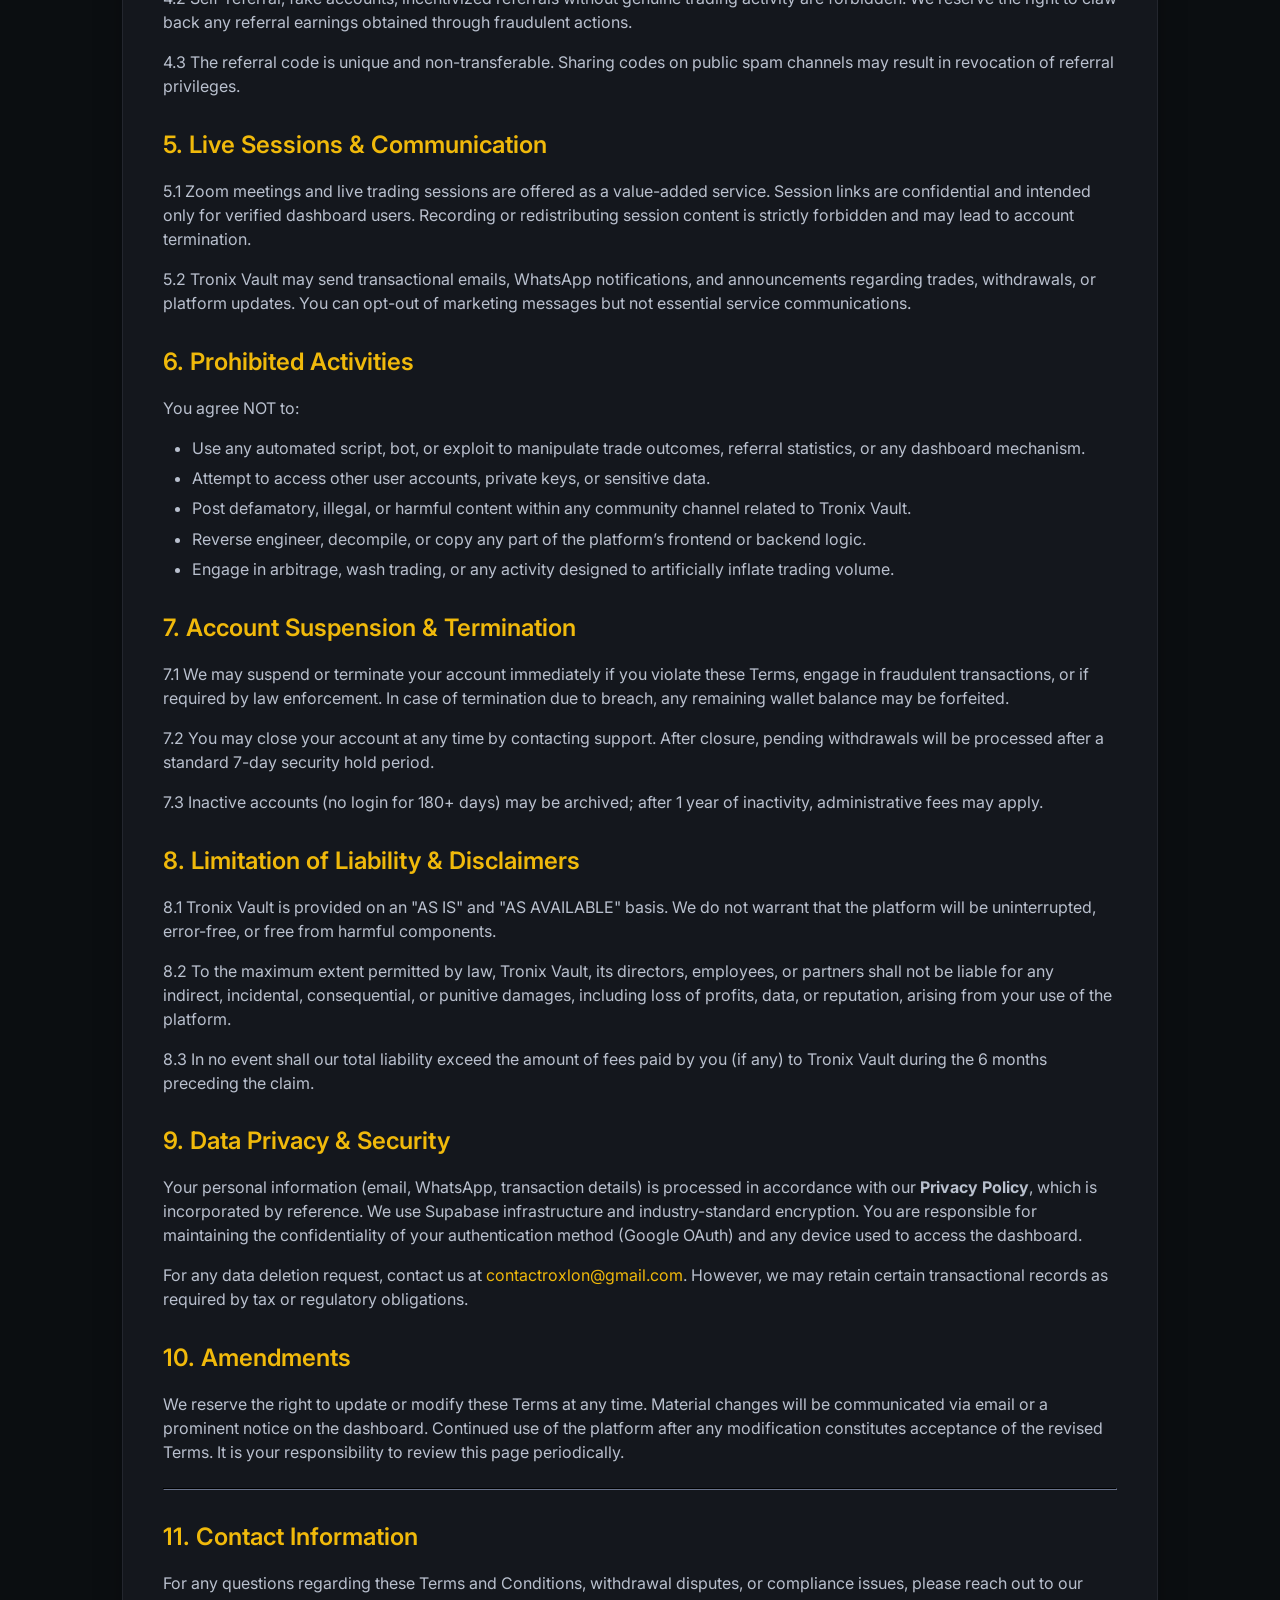
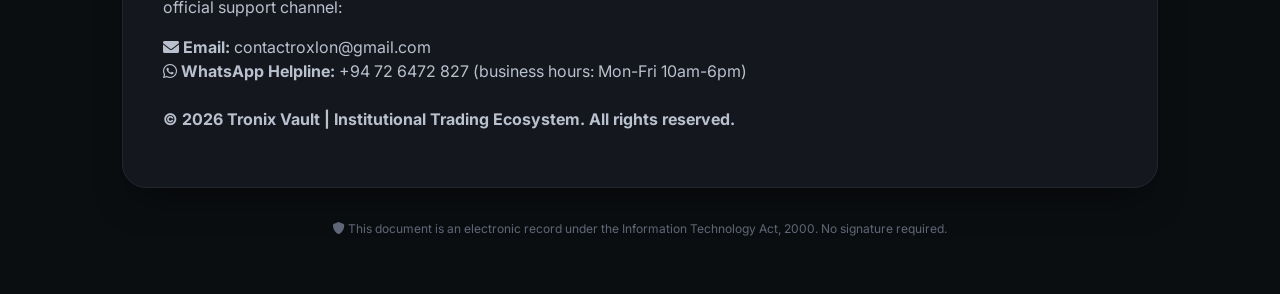
<file: app/tronixvault/terms-and-conditions.html>
<!DOCTYPE html>
<html lang="en">
<head>
  <meta charset="UTF-8">
  <meta name="viewport" content="width=device-width, initial-scale=1.0, maximum-scale=1.0, user-scalable=yes, viewport-fit=cover">
  <title>Tronix Vault | Terms and Conditions</title>
  <!-- Google Fonts & Font Awesome -->
  <link rel="preconnect" href="https://fonts.googleapis.com">
  <link rel="preconnect" href="https://fonts.gstatic.com" crossorigin>
  <link href="https://fonts.googleapis.com/css2?family=Inter:opsz,wght@14..32,400;14..32,500;14..32,600;14..32,700&display=swap" rel="stylesheet">
  <link rel="stylesheet" href="https://cdnjs.cloudflare.com/ajax/libs/font-awesome/6.0.0-beta3/css/all.min.css">
  <style>
    * {
      margin: 0;
      padding: 0;
      box-sizing: border-box;
    }

    body {
      font-family: 'Inter', -apple-system, BlinkMacSystemFont, sans-serif;
      background: #0B0E11;
      color: #E9ECF0;
      line-height: 1.5;
      -webkit-font-smoothing: antialiased;
    }

    /* subtle grid background */
    body::before {
      content: "";
      position: fixed;
      inset: 0;
      background-image: 
        linear-gradient(rgba(255,255,255,0.02) 1px, transparent 1px),
        linear-gradient(90deg, rgba(255,255,255,0.02) 1px, transparent 1px);
      background-size: 32px 32px;
      pointer-events: none;
      z-index: -1;
    }

    /* scrollbar */
    ::-webkit-scrollbar { width: 5px; height: 5px; }
    ::-webkit-scrollbar-track { background: #1A1D23; border-radius: 8px; }
    ::-webkit-scrollbar-thumb { background: #3C4049; border-radius: 8px; }
    ::-webkit-scrollbar-thumb:hover { background: #F0B90B; }

    .terms-container {
      max-width: 1100px;
      margin: 2rem auto;
      padding: 1.5rem 2rem;
    }

    /* card style matching dashboard */
    .terms-card {
      background: #14171D;
      border: 1px solid #23262E;
      border-radius: 24px;
      padding: 2.5rem;
      box-shadow: 0 20px 35px -12px rgba(0,0,0,0.5);
    }

    /* header with logo */
    .logo-bar {
      display: flex;
      align-items: center;
      justify-content: space-between;
      margin-bottom: 2.2rem;
      flex-wrap: wrap;
      gap: 1rem;
      border-bottom: 1px solid #2A2E38;
      padding-bottom: 1.2rem;
    }
    .logo {
      font-weight: 700;
      font-size: 1.6rem;
      letter-spacing: -0.3px;
      color: #F0B90B;
    }
    .logo span { color: #FFFFFF; }
    .back-link {
      background: #1E2128;
      border: 1px solid #3C4049;
      border-radius: 40px;
      padding: 0.5rem 1.2rem;
      color: #D1D6E0;
      text-decoration: none;
      font-size: 0.85rem;
      font-weight: 500;
      transition: 0.2s;
      display: inline-flex;
      align-items: center;
      gap: 8px;
    }
    .back-link:hover {
      border-color: #F0B90B;
      color: #F0B90B;
    }

    h1 {
      font-size: 2.2rem;
      font-weight: 700;
      background: linear-gradient(135deg, #FFFFFF 0%, #E9ECF0 100%);
      -webkit-background-clip: text;
      background-clip: text;
      color: transparent;
      margin-bottom: 0.5rem;
    }
    .last-updated {
      color: #848B9A;
      font-size: 0.8rem;
      margin-bottom: 2rem;
      border-left: 3px solid #F0B90B;
      padding-left: 1rem;
    }

    /* typography */
    .terms-content h2 {
      font-size: 1.5rem;
      font-weight: 600;
      margin: 1.8rem 0 1rem 0;
      color: #F0B90B;
    }
    .terms-content h3 {
      font-size: 1.2rem;
      font-weight: 600;
      margin: 1.4rem 0 0.7rem 0;
      color: #D1D6E0;
    }
    .terms-content p {
      margin-bottom: 1rem;
      color: #B9C0CE;
    }
    .terms-content ul, .terms-content ol {
      margin: 0.8rem 0 1.2rem 1.8rem;
      color: #B9C0CE;
    }
    .terms-content li {
      margin-bottom: 0.4rem;
    }
    .legal-note {
      background: #0F1217;
      border-left: 4px solid #F0B90B;
      padding: 1.2rem 1.5rem;
      border-radius: 16px;
      margin: 2rem 0 1rem;
      font-size: 0.85rem;
    }
    hr {
      border-color: #2A2E38;
      margin: 1.5rem 0;
    }
    .badge-gold {
      color: #F0B90B;
      font-weight: 600;
    }

    @media (max-width: 768px) {
      .terms-container {
        padding: 1rem;
        margin: 1rem auto;
      }
      .terms-card {
        padding: 1.5rem;
      }
      h1 {
        font-size: 1.7rem;
      }
      .terms-content h2 {
        font-size: 1.3rem;
      }
      .logo {
        font-size: 1.3rem;
      }
    }

    @media (max-width: 480px) {
      .terms-card {
        padding: 1.2rem;
      }
      .logo-bar {
        flex-direction: column;
        align-items: flex-start;
      }
    }

    .footer-note {
      text-align: center;
      margin-top: 2rem;
      font-size: 0.75rem;
      color: #5F6675;
    }
    a {
      color: #F0B90B;
      text-decoration: none;
    }
    a:hover {
      text-decoration: underline;
    }
  </style>
</head>
<body>
<div class="terms-container">
  <div class="terms-card">
    <div class="logo-bar">
      <div class="logo">TRONIX<span>VAULT</span></div>
      <a href="javascript:history.back()" class="back-link"><i class="fas fa-arrow-left"></i> Back to Dashboard</a>
    </div>

    <h1>Terms &amp; Conditions</h1>
    <div class="last-updated">📅 Effective Date: April 1, 2025 | Last Revised: April 15, 2026</div>

    <div class="terms-content">
      <p>Welcome to <strong class="badge-gold">Tronix Vault</strong> ("Platform", "we", "our", "us"). These Terms and Conditions constitute a legally binding agreement between you (“User”, “Trader”, “Member”) and Tronix Vault regarding your access to and use of the trading dashboard, deposit/withdrawal services, referral program, live sessions, and any related features (collectively, the “Services”). By accessing, registering, or using the Platform, you confirm that you have read, understood, and agree to be bound by these Terms. If you do not agree, you must immediately discontinue use.</p>

      <h2>1. Eligibility & Account Registration</h2>
      <p>1.1 You must be at least 18 years old and have full legal capacity to enter into binding agreements. By signing up, you represent that all information provided (including WhatsApp number, email, identity details) is accurate, current, and complete.</p>
      <p>1.2 One account per natural person. Multiple registrations, bots, or fraudulent identities are strictly prohibited. Any attempt to manipulate referral bonuses or trade results will lead to permanent suspension.</p>
      <p>1.3 We reserve the right to decline any registration or to disable any account without prior notice if we suspect violation of applicable laws or our internal policies.</p>

      <h2>2. Trading & Financial Risks</h2>
      <p>2.1 Tronix Vault provides a simulated/educational environment along with real-investment instruments based on user decisions. Past performance does not guarantee future results. All trading involves significant risk of loss of capital.</p>
      <p>2.2 You acknowledge that trading in financial markets (including crypto or forex derivatives as offered via our partnered liquidity) carries high risk, and you may lose your entire invested amount. You should never trade with funds you cannot afford to lose.</p>
      <p>2.3 Tronix Vault does not provide personal investment advice. Any analysis, signals, or educational content shared via the dashboard, live sessions, or Telegram/WhatsApp groups is for informational purposes only and should not be considered financial advice.</p>
      <p>2.4 Profits, losses, referral earnings, and wallet balances displayed on the dashboard are calculated based on internal ledgers and trade execution reports. In case of any technical discrepancy, our decision (supported by database logs) shall be final.</p>

      <h2>3. Deposits & Withdrawals</h2>
      <p>3.1 <strong class="badge-gold">Minimum deposit:</strong> Rs. 3,500 (or equivalent in stablecoin where applicable). All deposits must be made through approved bank transfers, UPI, or authorized gateways. Third-party deposits are not accepted; the name on the bank account must match the registered user name.</p>
      <p>3.2 <strong class="badge-gold">Withdrawal policy:</strong> You must achieve a minimum trade volume of Rs. 2,000 (aggregate sum of executed trades) to become eligible for withdrawal. This rule protects against bonus abuse and ensures active trading participation. Withdrawal requests are processed within 2–5 business days after internal verification.</p>
      <p>3.3 Tronix Vault reserves the right to temporarily hold withdrawals in case of suspected money laundering, fraud, or dispute. Additional KYC documentation may be requested, including PAN card, Aadhaar, or proof of address.</p>
      <p>3.4 Deposit receipts (transaction ID + payment proof) must be uploaded correctly. Any fake or doctored receipt will lead to immediate account termination and forfeiture of funds.</p>

      <h2>4. Referral Program Terms</h2>
      <p>4.1 Referral rewards are credited when a referred user completes onboarding, makes a qualifying deposit (≥ Rs. 3,500), and achieves minimum trade volume of Rs. 1,000. The referring user earns a commission based on active structure – standard rates are displayed inside the dashboard.</p>
      <p>4.2 Self-referral, fake accounts, incentivized referrals without genuine trading activity are forbidden. We reserve the right to claw back any referral earnings obtained through fraudulent actions.</p>
      <p>4.3 The referral code is unique and non-transferable. Sharing codes on public spam channels may result in revocation of referral privileges.</p>

      <h2>5. Live Sessions & Communication</h2>
      <p>5.1 Zoom meetings and live trading sessions are offered as a value-added service. Session links are confidential and intended only for verified dashboard users. Recording or redistributing session content is strictly forbidden and may lead to account termination.</p>
      <p>5.2 Tronix Vault may send transactional emails, WhatsApp notifications, and announcements regarding trades, withdrawals, or platform updates. You can opt-out of marketing messages but not essential service communications.</p>

      <h2>6. Prohibited Activities</h2>
      <p>You agree NOT to:</p>
      <ul>
        <li>Use any automated script, bot, or exploit to manipulate trade outcomes, referral statistics, or any dashboard mechanism.</li>
        <li>Attempt to access other user accounts, private keys, or sensitive data.</li>
        <li>Post defamatory, illegal, or harmful content within any community channel related to Tronix Vault.</li>
        <li>Reverse engineer, decompile, or copy any part of the platform’s frontend or backend logic.</li>
        <li>Engage in arbitrage, wash trading, or any activity designed to artificially inflate trading volume.</li>
      </ul>

      <h2>7. Account Suspension & Termination</h2>
      <p>7.1 We may suspend or terminate your account immediately if you violate these Terms, engage in fraudulent transactions, or if required by law enforcement. In case of termination due to breach, any remaining wallet balance may be forfeited.</p>
      <p>7.2 You may close your account at any time by contacting support. After closure, pending withdrawals will be processed after a standard 7-day security hold period.</p>
      <p>7.3 Inactive accounts (no login for 180+ days) may be archived; after 1 year of inactivity, administrative fees may apply.</p>

      <h2>8. Limitation of Liability & Disclaimers</h2>
      <p>8.1 Tronix Vault is provided on an "AS IS" and "AS AVAILABLE" basis. We do not warrant that the platform will be uninterrupted, error-free, or free from harmful components.</p>
      <p>8.2 To the maximum extent permitted by law, Tronix Vault, its directors, employees, or partners shall not be liable for any indirect, incidental, consequential, or punitive damages, including loss of profits, data, or reputation, arising from your use of the platform.</p>
      <p>8.3 In no event shall our total liability exceed the amount of fees paid by you (if any) to Tronix Vault during the 6 months preceding the claim.</p>

      <h2>9. Data Privacy & Security</h2>
      <p>Your personal information (email, WhatsApp, transaction details) is processed in accordance with our <strong>Privacy Policy</strong>, which is incorporated by reference. We use Supabase infrastructure and industry-standard encryption. You are responsible for maintaining the confidentiality of your authentication method (Google OAuth) and any device used to access the dashboard.</p>
      <p>For any data deletion request, contact us at <a href="mailto:contactroxlon@gmail.com">contactroxlon@gmail.com</a>. However, we may retain certain transactional records as required by tax or regulatory obligations.</p>

      <h2>10. Amendments</h2>
      <p>We reserve the right to update or modify these Terms at any time. Material changes will be communicated via email or a prominent notice on the dashboard. Continued use of the platform after any modification constitutes acceptance of the revised Terms. It is your responsibility to review this page periodically.</p>

      <hr />

      <h2>11. Contact Information</h2>
      <p>For any questions regarding these Terms and Conditions, withdrawal disputes, or compliance issues, please reach out to our official support channel:</p>
      <p><i class="fas fa-envelope"></i> <strong>Email:</strong> contactroxlon@gmail.com <br>
      <i class="fab fa-whatsapp"></i> <strong>WhatsApp Helpline:</strong> +94 72 6472 827 (business hours: Mon-Fri 10am-6pm)</p>

      <p style="margin-top: 1.5rem;"><strong>© 2026 Tronix Vault | Institutional Trading Ecosystem. All rights reserved.</strong></p>
    </div>
  </div>
  <div class="footer-note">
    <i class="fas fa-shield-alt"></i> This document is an electronic record under the Information Technology Act, 2000. No signature required.
  </div>
</div>

<!-- optional smooth back behaviour -->
<script>
  // provide a small helper if someone clicks back to go to the dashboard or previous page
  document.querySelectorAll('.back-link').forEach(link => {
    link.addEventListener('click', (e) => {
      e.preventDefault();
      if (document.referrer && document.referrer.includes(window.location.hostname)) {
        window.history.back();
      } else {
        // fallback: navigate to the index page (main dashboard)
        window.location.href = './index.html';
      }
    });
  });
</script>
</body>
</html>
</file>
